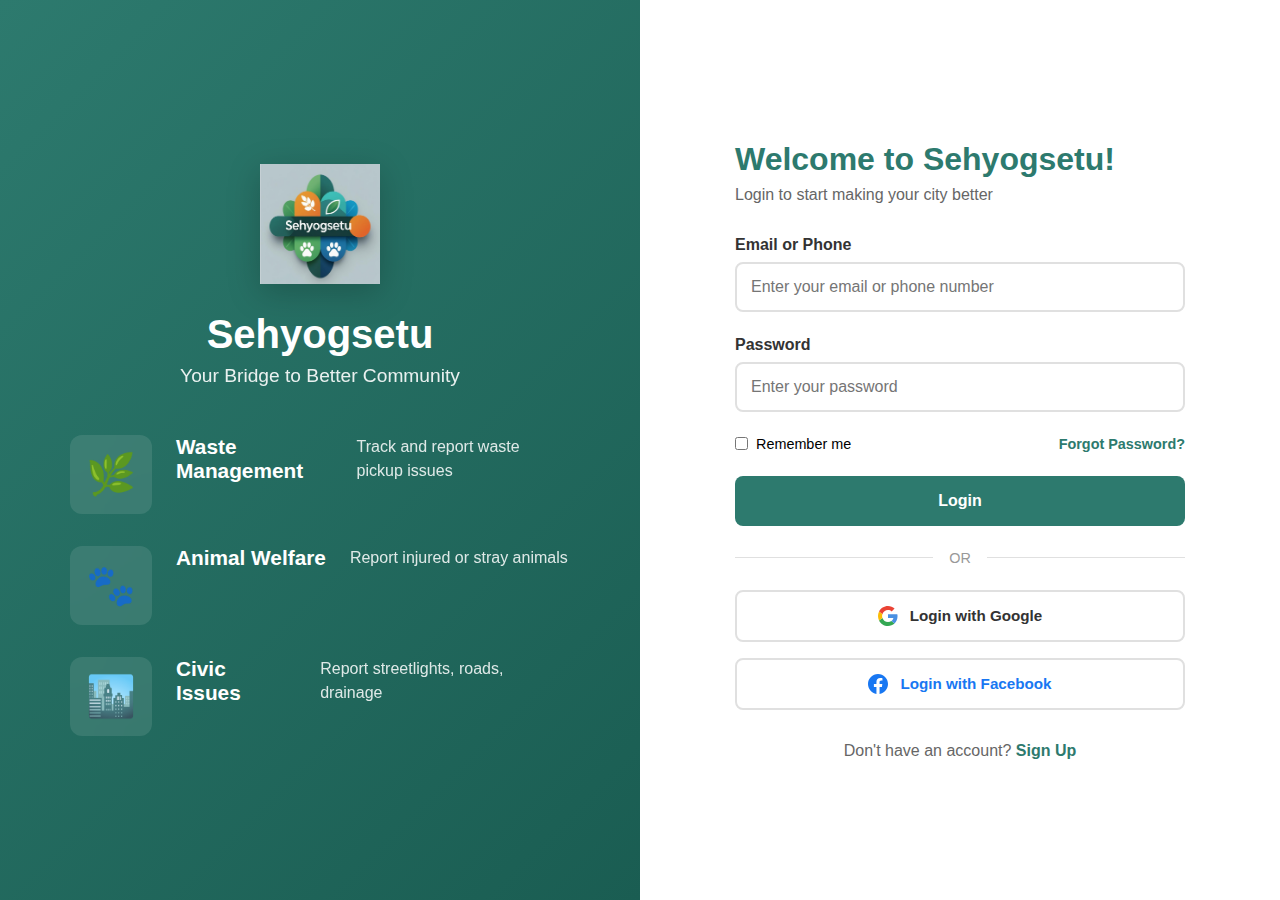
<file: index.html>
<!DOCTYPE html>
<html lang="en">
<head>
    <meta charset="UTF-8">
    <meta name="viewport" content="width=device-width, initial-scale=1.0">
    <title>Sehyogsetu - Smart Civic Platform</title>
    <link rel="stylesheet" href="style.css">
    <link rel="icon" type="image/png" href="logo.png">
</head>
<body>
    <header>
        <div class="logo">
            <img src="logo.png" alt="Sehyogsetu Logo" class="logo-img">
            <span>Sehyogsetu</span>
        </div>
        <nav class="main-nav">
            <a href="index.html" class="nav-link active">Home</a>
            <a href="about.html" class="nav-link">About</a>
            <a href="services.html" class="nav-link">Services</a>
            <a href="contact.html" class="nav-link">Contact</a>
        </nav>
        <div class="header-right">
            <div class="notification-icon">
                <svg width="24" height="24" viewBox="0 0 24 24" fill="none" stroke="currentColor" stroke-width="2">
                    <path d="M18 8A6 6 0 0 0 6 8c0 7-3 9-3 9h18s-3-2-3-9"></path>
                    <path d="M13.73 21a2 2 0 0 1-3.46 0"></path>
                </svg>
            </div>
            <div class="user-dropdown">
                <div class="user-avatar" onclick="toggleUserDropdown()" id="userAvatar">U</div>
                <div class="dropdown-menu" id="userDropdownMenu">
                    <button onclick="logout()">Logout</button>
                </div>
            </div>
        </div>
    </header>

    <div class="container">
        <aside class="sidebar">
            <nav>
                <button class="nav-item active" onclick="showSection('dashboard')">
                    <svg width="20" height="20" viewBox="0 0 24 24" fill="none" stroke="currentColor" stroke-width="2">
                        <path d="m3 9 9-7 9 7v11a2 2 0 0 1-2 2H5a2 2 0 0 1-2-2z"></path>
                    </svg>
                    Dashboard
                </button>
                <button class="nav-item" onclick="showSection('reports')">
                    <svg width="20" height="20" viewBox="0 0 24 24" fill="none" stroke="currentColor" stroke-width="2">
                        <path d="M14 2H6a2 2 0 0 0-2 2v16a2 2 0 0 0 2 2h12a2 2 0 0 0 2-2V8z"></path>
                        <polyline points="14 2 14 8 20 8"></polyline>
                    </svg>
                    My Reports
                </button>
                <button class="nav-item" onclick="showSection('learn')">
                    <svg width="20" height="20" viewBox="0 0 24 24" fill="none" stroke="currentColor" stroke-width="2">
                        <path d="M4 19.5A2.5 2.5 0 0 1 6.5 17H20"></path>
                        <path d="M6.5 2H20v20H6.5A2.5 2.5 0 0 1 4 19.5v-15A2.5 2.5 0 0 1 6.5 2z"></path>
                    </svg>
                    Learn
                </button>
            </nav>
        </aside>
        <main class="main-content">
            <div id="dashboard-section">
                <div class="welcome-banner">
                    <h2>Welcome back! 👋</h2>
                    <p class="tagline">Your Bridge to Better Community</p>
                    <p>Let's make our city better together</p>
                </div>

                <div class="categories-grid">
                    <div class="category-card" onclick="openReportModal('waste')">
                        <div class="category-icon waste">
                            <svg width="24" height="24" viewBox="0 0 24 24" fill="none" stroke="currentColor" stroke-width="2">
                                <path d="M14 2H6a2 2 0 0 0-2 2v16a2 2 0 0 0 2 2h12a2 2 0 0 0 2-2V8z"></path>
                            </svg>
                        </div>
                        <div class="category-name">Waste Pickup</div>
                    </div>

                    <div class="category-card" onclick="openReportModal('animal')">
                        <div class="category-icon animal">
                            <svg width="24" height="24" viewBox="0 0 24 24" fill="none" stroke="currentColor" stroke-width="2">
                                <path d="M20.42 4.58a5.4 5.4 0 0 0-7.65 0l-.77.78-.77-.78a5.4 5.4 0 0 0-7.65 0C1.46 6.7 1.33 10.28 4 13l8 8 8-8c2.67-2.72 2.54-6.3.42-8.42z"></path>
                            </svg>
                        </div>
                        <div class="category-name">Animal Welfare</div>
                    </div>

                    <div class="category-card" onclick="openReportModal('streetlight')">
                        <div class="category-icon streetlight">
                            <svg width="24" height="24" viewBox="0 0 24 24" fill="none" stroke="currentColor" stroke-width="2">
                                <circle cx="12" cy="12" r="5"></circle>
                                <line x1="12" y1="1" x2="12" y2="3"></line>
                            </svg>
                        </div>
                        <div class="category-name">Streetlight Issue</div>
                    </div>

                    <div class="category-card" onclick="openReportModal('road')">
                        <div class="category-icon road">
                            <svg width="24" height="24" viewBox="0 0 24 24" fill="none" stroke="currentColor" stroke-width="2">
                                <path d="M21 16V8a2 2 0 0 0-1-1.73l-7-4a2 2 0 0 0-2 0l-7 4A2 2 0 0 0 3 8v8a2 2 0 0 0 1 1.73l7 4a2 2 0 0 0 2 0l7-4A2 2 0 0 0 21 16z"></path>
                            </svg>
                        </div>
                        <div class="category-name">Road Damage</div>
                    </div>

                    <div class="category-card" onclick="openReportModal('drainage')">
                        <div class="category-icon drainage">
                            <svg width="24" height="24" viewBox="0 0 24 24" fill="none" stroke="currentColor" stroke-width="2">
                                <path d="M12 2.69l5.66 5.66a8 8 0 1 1-11.31 0z"></path>
                            </svg>
                        </div>
                        <div class="category-name">Drainage Problem</div>
                    </div>
                </div>

                <div class="pickup-schedule">
                    <div class="section-header">
                        <svg width="20" height="20" viewBox="0 0 24 24" fill="none" stroke="currentColor" stroke-width="2">
                            <rect x="3" y="4" width="18" height="18" rx="2" ry="2"></rect>
                        </svg>
                        Upcoming Pickups
                    </div>
                    <div class="pickup-item">
                        <div class="pickup-info">
                            <h4>Monday</h4>
                            <p>Wet Waste</p>
                        </div>
                        <div class="pickup-time">7:00 AM</div>
                    </div>
                    <div class="pickup-item">
                        <div class="pickup-info">
                            <h4>Wednesday</h4>
                            <p>Dry Waste</p>
                        </div>
                        <div class="pickup-time">7:00 AM</div>
                    </div>
                    <div class="pickup-item">
                        <div class="pickup-info">
                            <h4>Friday</h4>
                            <p>Recyclables</p>
                        </div>
                        <div class="pickup-time">8:00 AM</div>
                    </div>
                </div>
                <div class="quick-stats">
                    <div class="stat-box">
                        <div class="stat-icon" style="background: #7cb342;">🌱</div>
                        <div class="stat-content">
                            <h4>Eco-Friendly</h4>
                            <p>Help reduce waste in your community</p>
                        </div>
                    </div>
                    <div class="stat-box">
                        <div class="stat-icon" style="background: #ff9800;">⚡</div>
                        <div class="stat-content">
                            <h4>Quick Response</h4>
                            <p>Issues resolved within 24-48 hours</p>
                        </div>
                    </div>
                    <div class="stat-box">
                        <div class="stat-icon" style="background: #2196f3;">🔔</div>
                        <div class="stat-content">
                            <h4>Stay Updated</h4>
                            <p>Get real-time notifications on progress</p>
                        </div>
                    </div>
                </div>
                <div class="impact-banner">
                    <div class="impact-content">
                        <h3>🌟 Make an Impact Today!</h3>
                        <p>Every report you make helps build a cleaner, safer, and better community for everyone. Be the change you want to see!</p>
                        <button onclick="openReportModal('')" class="impact-btn">Report an Issue Now</button>
                    </div>
                </div>
            </div>
            <div id="reports-section" class="hidden">
                <h2 style="margin-bottom: 2rem;">My Reports</h2>
                <div class="reports-list">
                    <div class="report-card">
                        <div class="report-header">
                            <div class="report-title">
                                <h3>Garbage Not Collected</h3>
                                <div class="report-location">
                                    <svg width="16" height="16" viewBox="0 0 24 24" fill="none" stroke="currentColor" stroke-width="2">
                                        <path d="M21 10c0 7-9 13-9 13s-9-6-9-13a9 9 0 0 1 18 0z"></path>
                                    </svg>
                                    Sector 15, Main Road
                                </div>
                            </div>
                            <div class="status-badge in-progress">
                                <svg width="16" height="16" viewBox="0 0 24 24" fill="none" stroke="currentColor" stroke-width="2">
                                    <circle cx="12" cy="12" r="10"></circle>
                                </svg>
                                In Progress
                            </div>
                        </div>
                        <div class="report-footer">
                            <span class="report-date">2025-10-28</span>
                            <a href="#" class="view-details">View Details →</a>
                        </div>
                    </div>

                    <div class="report-card">
                        <div class="report-header">
                            <div class="report-title">
                                <h3>Injured Stray Dog</h3>
                                <div class="report-location">
                                    <svg width="16" height="16" viewBox="0 0 24 24" fill="none" stroke="currentColor" stroke-width="2">
                                        <path d="M21 10c0 7-9 13-9 13s-9-6-9-13a9 9 0 0 1 18 0z"></path>
                                    </svg>
                                    Park Avenue
                                </div>
                            </div>
                            <div class="status-badge completed">
                                <svg width="16" height="16" viewBox="0 0 24 24" fill="none" stroke="currentColor" stroke-width="2">
                                    <path d="M22 11.08V12a10 10 0 1 1-5.93-9.14"></path>
                                </svg>
                                Completed
                            </div>
                        </div>
                        <div class="report-footer">
                            <span class="report-date">2025-10-25</span>
                            <a href="#" class="view-details">View Details →</a>
                        </div>
                    </div>

                    <div class="report-card">
                        <div class="report-header">
                            <div class="report-title">
                                <h3>Broken Street Light</h3>
                                <div class="report-location">
                                    <svg width="16" height="16" viewBox="0 0 24 24" fill="none" stroke="currentColor" stroke-width="2">
                                        <path d="M21 10c0 7-9 13-9 13s-9-6-9-13a9 9 0 0 1 18 0z"></path>
                                    </svg>
                                    MG Road Junction
                                </div>
                            </div>
                            <div class="status-badge pending">
                                <svg width="16" height="16" viewBox="0 0 24 24" fill="none" stroke="currentColor" stroke-width="2">
                                    <circle cx="12" cy="12" r="10"></circle>
                                </svg>
                                Pending
                            </div>
                        </div>
                        <div class="report-footer">
                            <span class="report-date">2025-10-29</span>
                            <a href="#" class="view-details">View Details →</a>
                        </div>
                    </div>
                </div>
            </div>
            <div id="learn-section" class="hidden">
                <h2 style="margin-bottom: 2rem;">Learn & Awareness</h2>
                <div class="learn-content">
                    <div class="learn-card">
                        <h3>Waste Segregation Guide</h3>
                        <div class="waste-types">
                            <div class="waste-type wet">
                                <div class="waste-icon wet">W</div>
                                <div class="waste-details">
                                    <h4>Wet Waste</h4>
                                    <p>Food scraps, vegetable peels, garden waste</p>
                                </div>
                            </div>
                            <div class="waste-type dry">
                                <div class="waste-icon dry">D</div>
                                <div class="waste-details">
                                    <h4>Dry Waste</h4>
                                    <p>Paper, cardboard, plastic packaging, metal cans</p>
                                </div>
                            </div>
                            <div class="waste-type hazardous">
                                <div class="waste-icon hazardous">H</div>
                                <div class="waste-details">
                                    <h4>Hazardous Waste</h4>
                                    <p>Batteries, electronics, chemicals, medical waste</p>
                                </div>
                            </div>
                        </div>
                    </div>

                    <div class="learn-card">
                        <h3>Animal Welfare Tips</h3>
                        <ul class="tips-list">
                            <li>
                                <div class="tip-icon">❤</div>
                                <p>Report injured animals immediately with photo and location</p>
                            </li>
                            <li>
                                <div class="tip-icon">❤</div>
                                <p>Provide water bowls for stray animals during summer</p>
                            </li>
                            <li>
                                <div class="tip-icon">❤</div>
                                <p>Never feed animals near roads or busy areas</p>
                            </li>
                        </ul>
                    </div>
                </div>
            </div>
        </main>
    </div>
    <button class="fab" onclick="openReportModal('')">
        <svg width="28" height="28" viewBox="0 0 24 24" fill="none" stroke="currentColor" stroke-width="2">
            <path d="M23 19a2 2 0 0 1-2 2H3a2 2 0 0 1-2-2V8a2 2 0 0 1 2-2h4l2-3h6l2 3h4a2 2 0 0 1 2 2z"></path>
            <circle cx="12" cy="13" r="4"></circle>
        </svg>
    </button>
    <div class="modal-overlay" id="reportModal">
        <div class="modal">
            <div class="modal-header">
                <h3>Report Issue</h3>
                <button class="close-btn" onclick="closeReportModal()">×</button>
            </div>
            <form id="reportForm">
                <div class="form-group">
                    <label>Issue Category</label>
                    <select id="categorySelect">
                        <option value="">Select Category</option>
                        <option value="waste">Waste Pickup</option>
                        <option value="animal">Animal Welfare</option>
                        <option value="streetlight">Streetlight Issue</option>
                        <option value="road">Road Damage</option>
                        <option value="drainage">Drainage Problem</option>
                    </select>
                </div>
                <div class="form-group">
                    <label>Description</label>
                    <textarea placeholder="Describe the issue in detail..."></textarea>
                </div>
                <div class="form-group">
                    <label>Upload Photo</label>
                    <div class="upload-area" onclick="document.getElementById('fileInput').click()">
                        <svg width="48" height="48" viewBox="0 0 24 24" fill="none" stroke="#9ca3af" stroke-width="2">
                            <path d="M23 19a2 2 0 0 1-2 2H3a2 2 0 0 1-2-2V8a2 2 0 0 1 2-2h4l2-3h6l2 3h4a2 2 0 0 1 2 2z"></path>
                            <circle cx="12" cy="13" r="4"></circle>
                        </svg>
                        <p>Click to upload image</p>
                        <img id="imagePreview" class="hidden" alt="Preview">
                    </div>
                    <input type="file" id="fileInput" accept="image/*" style="display: none;" onchange="previewImage(event)">
                </div>
                <div class="form-group">
                    <label>Location</label>
                    <div class="location-display">
                        <svg width="20" height="20" viewBox="0 0 24 24" fill="none" stroke="currentColor" stroke-width="2">
                            <path d="M21 10c0 7-9 13-9 13s-9-6-9-13a9 9 0 0 1 18 0z"></path>
                            <circle cx="12" cy="10" r="3"></circle>
                        </svg>
                        <span>Using current location</span>
                    </div>
                </div>
                <button type="button" class="submit-btn" onclick="submitReport()">Submit Report</button>
            </form>
        </div>
    </div>

    <script>
        document.addEventListener('DOMContentLoaded', function() {
            if (typeof SessionManager !== 'undefined') {
                SessionManager.requireAuth();
            } else {
                if (!localStorage.getItem('userLoggedIn')) {
                    window.location.href = 'login.html';
                }
            }
        });
        
        window.onload = function() {
            const currentUser = JSON.parse(localStorage.getItem('currentUser'));
            if (currentUser) {
                document.getElementById('userAvatar').textContent = currentUser.fullName.charAt(0).toUpperCase();
            }
        };
        
        function toggleUserDropdown() {
            document.getElementById('userDropdownMenu').classList.toggle('show');
        }
        
        function logout() {
            localStorage.removeItem('userLoggedIn');
            localStorage.removeItem('currentUser');
            localStorage.removeItem('sessionActive');
            
            alert('You have been logged out successfully!');
            window.location.href = 'login.html';
        }
        
        window.onclick = function(event) {
            if (!event.target.matches('.user-avatar')) {
                const dropdown = document.getElementById('userDropdownMenu');
                if (dropdown.classList.contains('show')) {
                    dropdown.classList.remove('show');
                }
            }
        }
    </script>
    <script src="session.js"></script>
    <script src="script.js"></script>
</body>
</html>
</file>
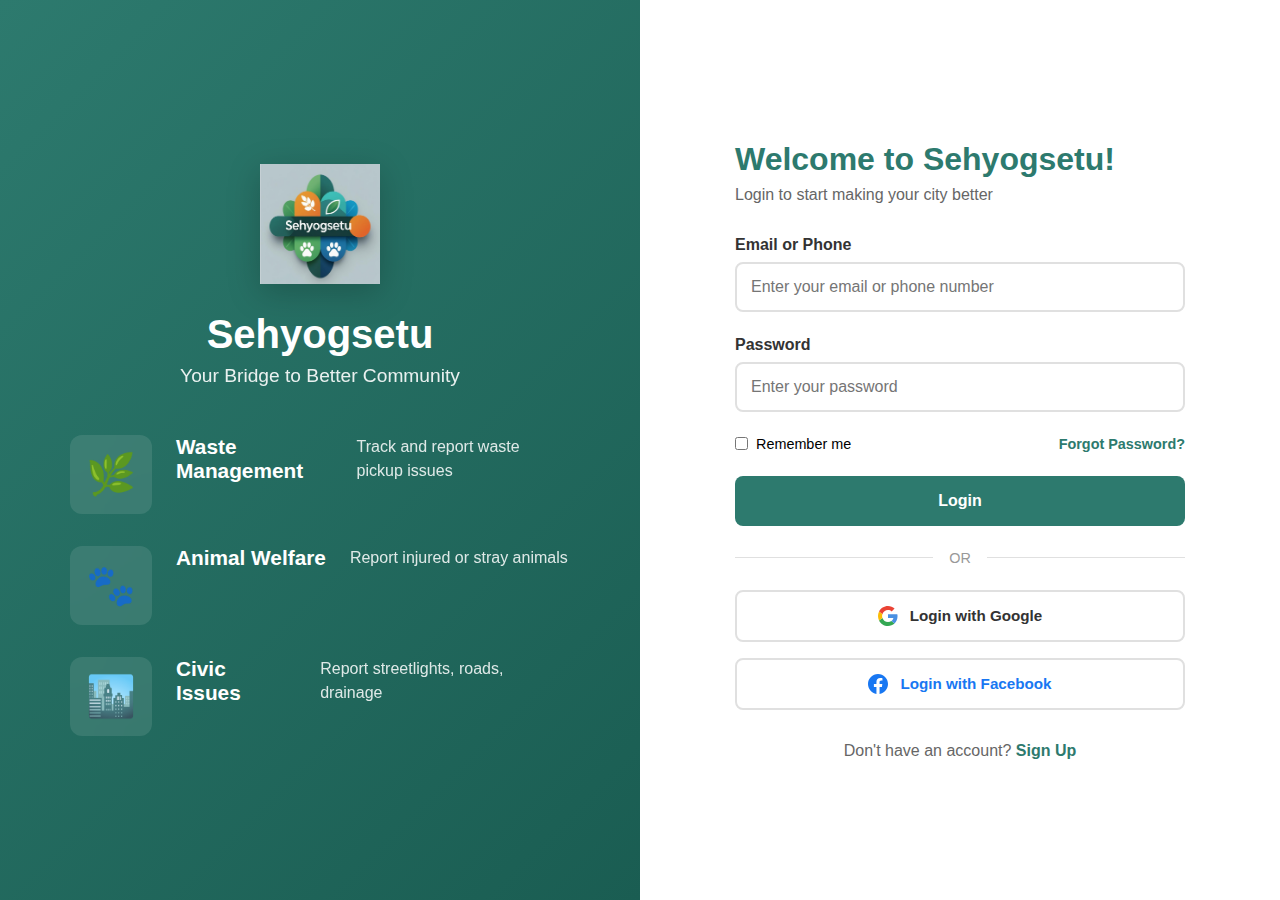
<file: about.html>
<!DOCTYPE html>
<html lang="en">
<head>
    <meta charset="UTF-8">
    <meta name="viewport" content="width=device-width, initial-scale=1.0">
    <title>About Us - Sehyogsetu</title>
    <link rel="stylesheet" href="style.css">
    <link rel="stylesheet" href="pages.css">
    <link rel="icon" type="image/png" href="logo.png">
</head>
<body>
    <header>
        <div class="logo">
            <img src="logo.png" alt="Sehyogsetu Logo" class="logo-img">
            <span>Sehyogsetu</span>
        </div>
        <nav class="main-nav">
            <a href="index.html" class="nav-link">Home</a>
            <a href="about.html" class="nav-link active">About</a>
            <a href="services.html" class="nav-link">Services</a>
            <a href="contact.html" class="nav-link">Contact</a>
        </nav>
        <div class="header-right">
            <div class="notification-icon">
                <svg width="24" height="24" viewBox="0 0 24 24" fill="none" stroke="currentColor" stroke-width="2">
                    <path d="M18 8A6 6 0 0 0 6 8c0 7-3 9-3 9h18s-3-2-3-9"></path>
                    <path d="M13.73 21a2 2 0 0 1-3.46 0"></path>
                </svg>
                <div class="notification-badge">3</div>
            </div>
            <div class="user-dropdown">
                <div class="user-avatar" onclick="toggleUserDropdown()" id="userAvatar">U</div>
                <div class="dropdown-menu" id="userDropdownMenu">
                    <button onclick="logout()">Logout</button>
                </div>
            </div>
        </div>
    </header>

    <div class="page-container">
        <div class="page-hero">
            <h1>About Sehyogsetu</h1>
            <p>Your Bridge to Better Community</p>
        </div>

        <div class="page-content">
            <section class="about-section">
                <div class="about-grid">
                    <div class="about-text">
                        <h2>Our Mission</h2>
                        <p>Sehyogsetu is a newly launched platform connecting citizens with civic authorities to create cleaner, safer, and more sustainable communities. We are starting our journey to bridge the gap between problems and solutions.</p>
                        <p>Our mission is to empower every citizen to contribute towards making their city better by providing an easy-to-use platform for reporting and tracking civic issues. We're building this together with you, our early community members!</p>
                    </div>
                    <div class="about-image">
                        <div class="image-placeholder">
                            <svg width="200" height="200" viewBox="0 0 24 24" fill="none" stroke="#2d7a6e" stroke-width="1">
                                <path d="M17 21v-2a4 4 0 0 0-4-4H5a4 4 0 0 0-4 4v2"></path>
                                <circle cx="9" cy="7" r="4"></circle>
                                <path d="M23 21v-2a4 4 0 0 0-3-3.87"></path>
                                <path d="M16 3.13a4 4 0 0 1 0 7.75"></path>
                            </svg>
                        </div>
                    </div>
                </div>
            </section>

            <section class="stats-section">
                <h2>Our Vision</h2>
                <div class="stats-grid">
                    <div class="stat-card">
                        <div class="stat-number">🎯</div>
                        <div class="stat-label">Mission to Connect</div>
                        <p style="margin-top: 1rem; color: #666; font-size: 0.9rem;">Building bridges between citizens and civic authorities</p>
                    </div>
                    <div class="stat-card">
                        <div class="stat-number">🚀</div>
                        <div class="stat-label">Just Launched</div>
                        <p style="margin-top: 1rem; color: #666; font-size: 0.9rem;">Join us as early adopters to shape better communities</p>
                    </div>
                    <div class="stat-card">
                        <div class="stat-number">🌱</div>
                        <div class="stat-label">Growing Together</div>
                        <p style="margin-top: 1rem; color: #666; font-size: 0.9rem;">Every report you make helps build a cleaner city</p>
                    </div>
                    <div class="stat-card">
                        <div class="stat-number">💚</div>
                        <div class="stat-label">Community First</div>
                        <p style="margin-top: 1rem; color: #666; font-size: 0.9rem;">Free platform for all citizens to participate</p>
                    </div>
                </div>
            </section>

            <section class="values-section">
                <h2>Our Core Values</h2>
                <div class="values-grid">
                    <div class="value-card">
                        <div class="value-icon">🤝</div>
                        <h3>Collaboration</h3>
                        <p>We believe in the power of community working together with authorities</p>
                    </div>
                    <div class="value-card">
                        <div class="value-icon">🎯</div>
                        <h3>Transparency</h3>
                        <p>Every action is tracked and visible to ensure accountability</p>
                    </div>
                    <div class="value-card">
                        <div class="value-icon">⚡</div>
                        <h3>Quick Response</h3>
                        <p>We ensure rapid response times for all reported issues</p>
                    </div>
                    <div class="value-card">
                        <div class="value-icon">🌱</div>
                        <h3>Sustainability</h3>
                        <p>Focus on creating long-term solutions for environmental issues</p>
                    </div>
                </div>
            </section>

            <section class="team-section">
                <h2>How It Works</h2>
                <div class="process-timeline">
                    <div class="timeline-item">
                        <div class="timeline-number">1</div>
                        <div class="timeline-content">
                            <h3>Report Issue</h3>
                            <p>Citizens report civic issues with photos and location</p>
                        </div>
                    </div>
                    <div class="timeline-item">
                        <div class="timeline-number">2</div>
                        <div class="timeline-content">
                            <h3>Instant Alert</h3>
                            <p>Municipality receives immediate notification</p>
                        </div>
                    </div>
                    <div class="timeline-item">
                        <div class="timeline-number">3</div>
                        <div class="timeline-content">
                            <h3>Task Assignment</h3>
                            <p>Issue is assigned to relevant department</p>
                        </div>
                    </div>
                    <div class="timeline-item">
                        <div class="timeline-number">4</div>
                        <div class="timeline-content">
                            <h3>Resolution</h3>
                            <p>Action taken and citizen receives update</p>
                        </div>
                    </div>
                </div>
            </section>
        </div>
    </div>

    <footer class="page-footer">
        <div class="footer-content">
            <div class="footer-section">
                <h3>Sehyogsetu</h3>
                <p>Your Bridge to Better Community</p>
            </div>
            <div class="footer-section">
                <h4>Quick Links</h4>
                <a href="index.html">Home</a>
                <a href="about.html">About</a>
                <a href="services.html">Services</a>
                <a href="contact.html">Contact</a>
            </div>
            <div class="footer-section">
                <h4>Contact</h4>
                <p>Email: divyanshigupta7521@gmail.com</p>
                <p>Phone: +91 123-456-7890</p>
            </div>
        </div>
        <div class="footer-bottom">
            <p>&copy; 2025 Sehyogsetu. All rights reserved.</p>
        </div>
    </footer>

    <script>
        if (!localStorage.getItem('userLoggedIn')) {
            window.location.href = 'login.html';
        }
        window.onload = function() {
            const currentUser = JSON.parse(localStorage.getItem('currentUser'));
            if (currentUser) {
                document.getElementById('userAvatar').textContent = currentUser.fullName.charAt(0).toUpperCase();
            }
        };
        function toggleUserDropdown() {
            document.getElementById('userDropdownMenu').classList.toggle('show');
        }
        function logout() {
            localStorage.removeItem('userLoggedIn');
            localStorage.removeItem('currentUser');
            window.location.href = 'login.html';
        }
        window.onclick = function(event) {
            if (!event.target.matches('.user-avatar')) {
                const dropdown = document.getElementById('userDropdownMenu');
                if (dropdown.classList.contains('show')) {
                    dropdown.classList.remove('show');
                }
            }
        }
    </script>
    <script src="script.js"></script>
</body>
</html
</file>
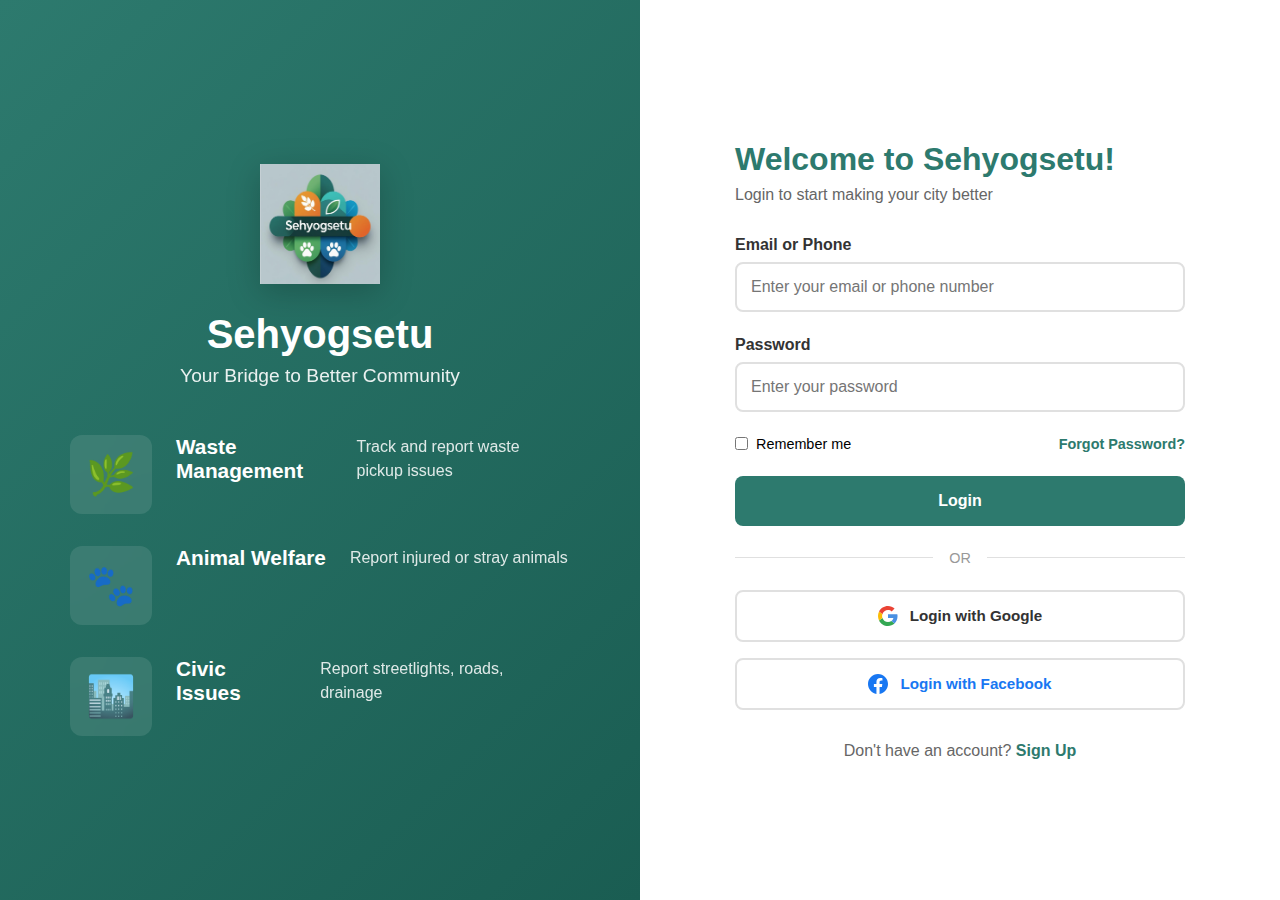
<file: contact.html>
<!DOCTYPE html>
<html lang="en">
<head>
    <meta charset="UTF-8">
    <meta name="viewport" content="width=device-width, initial-scale=1.0">
    <title>Contact Us - Sehyogsetu</title>
    <link rel="stylesheet" href="style.css">
    <link rel="stylesheet" href="pages.css">
    <link rel="icon" type="image/png" href="logo.png">
</head>
<body>
    <header>
        <div class="logo">
            <img src="logo.png" alt="Sehyogsetu Logo" class="logo-img">
            <span>Sehyogsetu</span>
        </div>
        <nav class="main-nav">
            <a href="index.html" class="nav-link">Home</a>
            <a href="about.html" class="nav-link">About</a>
            <a href="services.html" class="nav-link">Services</a>
            <a href="contact.html" class="nav-link active">Contact</a>
        </nav>
        <div class="header-right">
            <div class="notification-icon">
                <svg width="24" height="24" viewBox="0 0 24 24" fill="none" stroke="currentColor" stroke-width="2">
                    <path d="M18 8A6 6 0 0 0 6 8c0 7-3 9-3 9h18s-3-2-3-9"></path>
                    <path d="M13.73 21a2 2 0 0 1-3.46 0"></path>
                </svg>
                <div class="notification-badge">3</div>
            </div>
            <div class="user-dropdown">
                <div class="user-avatar" onclick="toggleUserDropdown()" id="userAvatar">U</div>
                <div class="dropdown-menu" id="userDropdownMenu">
                    <button onclick="logout()">Logout</button>
                </div>
            </div>
        </div>
    </header>

    <div class="page-container">
        <div class="page-hero">
            <h1>Contact Us</h1>
            <p>We're here to help build better communities together</p>
        </div>

        <div class="page-content">
            <div class="contact-intro">
                <h2>We'd Love to Hear From You!</h2>
                <p>Whether you have questions, suggestions, feedback, or need assistance with reporting an issue, our team is here to support you in making your community better. Fill out the form below and we'll respond as soon as possible.</p>
            </div>

            <div class="contact-container-full">
                <div class="contact-form-section-full">
                    <div class="form-header">
                        <h2>Send Us a Message</h2>
                        <p>Fill out the form below and we'll get back to you within 24 hours</p>
                    </div>
                    <form class="contact-form" onsubmit="handleContactSubmit(event)">
                        <div class="form-row">
                            <div class="form-group">
                                <label>Full Name</label>
                                <input type="text" placeholder="Enter your name" required>
                            </div>
                            <div class="form-group">
                                <label>Email Address</label>
                                <input type="email" placeholder="Enter your email" required>
                            </div>
                        </div>

                        <div class="form-group">
                            <label>Phone Number (Optional)</label>
                            <input type="tel" placeholder="Enter your phone number">
                        </div>

                        <div class="form-group">
                            <label>Subject</label>
                            <select required>
                                <option value="">Select a subject</option>
                                <option value="general">General Inquiry</option>
                                <option value="support">Technical Support</option>
                                <option value="feedback">Feedback</option>
                                <option value="bug">Report a Bug</option>
                                <option value="suggestion">Feature Suggestion</option>
                                <option value="partnership">Partnership Opportunity</option>
                                <option value="other">Other</option>
                            </select>
                        </div>

                        <div class="form-group">
                            <label>Message</label>
                            <textarea rows="6" placeholder="Write your message here..." required></textarea>
                        </div>

                        <button type="submit" class="submit-button">Send Message</button>
                    </form>
                </div>
            </div>

            <section class="why-contact-section">
                <h2>How We Can Help You</h2>
                <div class="help-grid">
                    <div class="help-card">
                        <div class="help-icon" style="background: linear-gradient(135deg, #7cb342 0%, #558b2f 100%);">
                            <svg width="32" height="32" viewBox="0 0 24 24" fill="none" stroke="white" stroke-width="2">
                                <circle cx="12" cy="12" r="10"></circle>
                                <path d="M9.09 9a3 3 0 0 1 5.83 1c0 2-3 3-3 3"></path>
                                <line x1="12" y1="17" x2="12.01" y2="17"></line>
                            </svg>
                        </div>
                        <h3>General Questions</h3>
                        <p>Have questions about how Sehyogsetu works? We're here to explain our platform and guide you through every feature.</p>
                    </div>

                    <div class="help-card">
                        <div class="help-icon" style="background: linear-gradient(135deg, #ff9800 0%, #f57c00 100%);">
                            <svg width="32" height="32" viewBox="0 0 24 24" fill="none" stroke="white" stroke-width="2">
                                <path d="M14.7 6.3a1 1 0 0 0 0 1.4l1.6 1.6a1 1 0 0 0 1.4 0l3.77-3.77a6 6 0 0 1-7.94 7.94l-6.91 6.91a2.12 2.12 0 0 1-3-3l6.91-6.91a6 6 0 0 1 7.94-7.94l-3.76 3.76z"></path>
                            </svg>
                        </div>
                        <h3>Technical Support</h3>
                        <p>Facing technical issues? Our support team will help you resolve any problems with the platform quickly.</p>
                    </div>

                    <div class="help-card">
                        <div class="help-icon" style="background: linear-gradient(135deg, #2196f3 0%, #1976d2 100%);">
                            <svg width="32" height="32" viewBox="0 0 24 24" fill="none" stroke="white" stroke-width="2">
                                <path d="M21 15a2 2 0 0 1-2 2H7l-4 4V5a2 2 0 0 1 2-2h14a2 2 0 0 1 2 2z"></path>
                            </svg>
                        </div>
                        <h3>Feedback & Suggestions</h3>
                        <p>Your feedback helps us improve. Share your ideas and suggestions to make Sehyogsetu better for everyone.</p>
                    </div>
                </div>
            </section>
            <section class="response-info">
                <div class="response-card">
                    <h3>📧 Response Time</h3>
                    <p>We typically respond to all inquiries within <strong>24 hours</strong> during business days. For urgent matters, we'll get back to you as soon as possible.</p>
                </div>
                <div class="response-card">
                    <h3>💬 What to Expect</h3>
                    <p>After submitting your message, you'll receive an automatic confirmation. Our team will review your inquiry and provide a detailed response via email.</p>
                </div>
            </section>

            <section class="faq-section">
                <h2>Frequently Asked Questions</h2>
                <div class="faq-grid">
                    <div class="faq-item">
                        <h4>How do I report an issue?</h4>
                        <p>Simply log in, click on the relevant category (Waste, Animal, Streetlight, Road, or Drainage), upload a photo, add location, and submit. You'll receive a tracking ID immediately.</p>
                    </div>
                    <div class="faq-item">
                        <h4>Is the service free?</h4>
                        <p>Absolutely! Sehyogsetu is completely free for all citizens. Our goal is to make civic participation accessible to everyone in the community.</p>
                    </div>
                </div>
            </section>
        </div>
    </div>

    <footer class="page-footer">
        <div class="footer-content">
            <div class="footer-section">
                <h3>Sehyogsetu</h3>
                <p>Your Bridge to Better Community</p>
            </div>
            <div class="footer-section">
                <h4>Quick Links</h4>
                <a href="index.html">Home</a>
                <a href="about.html">About</a>
                <a href="services.html">Services</a>
                <a href="contact.html">Contact</a>
            </div>
            <div class="footer-section">
                <h4>Contact</h4>
                <p>Email: divyanshigupta7521@gmail.com</p>
            </div>
        </div>
        <div class="footer-bottom">
            <p>&copy; 2025 Sehyogsetu. All rights reserved.</p>
        </div>
    </footer>

    <script>
        function handleContactSubmit(event) {
            event.preventDefault();
            
            const form = event.target;
            const formData = {
                name: form.querySelector('input[type="text"]').value,
                email: form.querySelector('input[type="email"]').value,
                phone: form.querySelector('input[type="tel"]').value,
                subject: form.querySelector('select').value,
                message: form.querySelector('textarea').value
            };
            const mailtoLink = `mailto:divyanshigupta7521@gmail.com?subject=Contact Form: ${formData.subject}&body=Name: ${formData.name}%0D%0AEmail: ${formData.email}%0D%0APhone: ${formData.phone}%0D%0A%0D%0AMessage:%0D%0A${formData.message}`;

            window.location.href = mailtoLink;
            
            // Show success message
            alert('Thank you for contacting us! Your default email client will open. Please send the email to complete your submission.');
            
            // Reset form
            form.reset();
        }
    </script>
    <script>
        if (!localStorage.getItem('userLoggedIn')) {
            window.location.href = 'login.html';
        }
        window.onload = function() {
            const currentUser = JSON.parse(localStorage.getItem('currentUser'));
            if (currentUser) {
                document.getElementById('userAvatar').textContent = currentUser.fullName.charAt(0).toUpperCase();
            }
        };
        function toggleUserDropdown() {
            document.getElementById('userDropdownMenu').classList.toggle('show');
        }
        function logout() {
            localStorage.removeItem('userLoggedIn');
            localStorage.removeItem('currentUser');
            window.location.href = 'login.html';
        }
        window.onclick = function(event) {
            if (!event.target.matches('.user-avatar')) {
                const dropdown = document.getElementById('userDropdownMenu');
                if (dropdown.classList.contains('show')) {
                    dropdown.classList.remove('show');
                }
            }
        }
    </script>
</body>
</html>
</file>
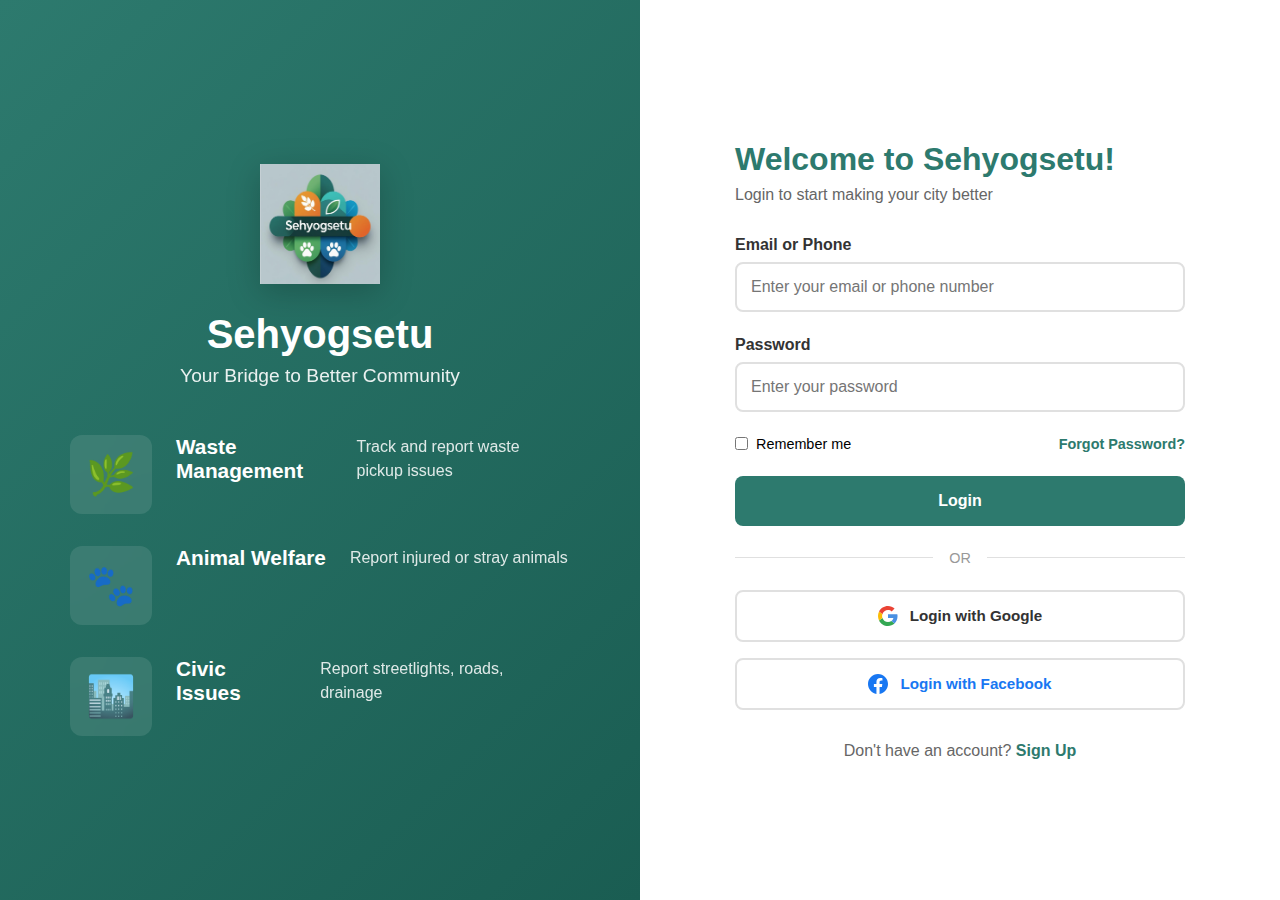
<file: login.html>
<!DOCTYPE html>
<html lang="en">
<head>
    <meta charset="UTF-8">
    <meta name="viewport" content="width=device-width, initial-scale=1.0">
    <title>Login - Sehyog Setu</title>
    <link rel="stylesheet" href="auth.css">
    <link rel="icon" type="image/png" href="logo.png">
</head>
<body>
    <div class="auth-container">
        <div class="auth-left">
            <div class="auth-content">
                <div class="logo-section">
                    <img src="logo.png" alt="Sehyog Setu Logo" class="auth-logo">
                    <h1>Sehyogsetu</h1>
                    <p class="tagline">Your Bridge to Better Community</p>
                </div>
                <div class="features">
                    <div class="feature-item">
                        <div class="feature-icon">🌿</div>
                        <h3>Waste Management</h3>
                        <p>Track and report waste pickup issues</p>
                    </div>
                    <div class="feature-item">
                        <div class="feature-icon">🐾</div>
                        <h3>Animal Welfare</h3>
                        <p>Report injured or stray animals</p>
                    </div>
                    <div class="feature-item">
                        <div class="feature-icon">🏙️</div>
                        <h3>Civic Issues</h3>
                        <p>Report streetlights, roads, drainage</p>
                    </div>
                </div>
            </div>
        </div>

        <div class="auth-right">
            <div class="auth-form-container">
                <div id="loginForm" class="auth-form active">
                    <h2>Welcome Back!</h2>
                    <p class="form-subtitle">Login to continue making your city better</p>

                    <form onsubmit="handleLogin(event)">
                        <div class="form-group">
                            <label>Email or Phone</label>
                            <input type="text" placeholder="Enter your email or phone number" required>
                        </div>

                        <div class="form-group">
                            <label>Password</label>
                            <input type="password" placeholder="Enter your password" required>
                        </div>

                        <div class="form-options">
                            <label class="checkbox-label">
                                <input type="checkbox">
                                <span>Remember me</span>
                            </label>
                            <a href="#" class="forgot-link">Forgot Password?</a>
                        </div>

                        <button type="submit" class="auth-btn">Login</button>

                        <div class="divider">
                            <span>OR</span>
                        </div>

                        <div class="social-login">
                            <button type="button" class="social-btn google">
                                <svg width="20" height="20" viewBox="0 0 24 24">
                                    <path fill="#EA4335" d="M5.26620003,9.76452941 C6.19878754,6.93863203 8.85444915,4.90909091 12,4.90909091 C13.6909091,4.90909091 15.2181818,5.50909091 16.4181818,6.49090909 L19.9090909,3 C17.7818182,1.14545455 15.0545455,0 12,0 C7.27006974,0 3.1977497,2.69829785 1.23999023,6.65002441 L5.26620003,9.76452941 Z"/>
                                    <path fill="#34A853" d="M16.0407269,18.0125889 C14.9509167,18.7163016 13.5660892,19.0909091 12,19.0909091 C8.86648613,19.0909091 6.21911939,17.076871 5.27698177,14.2678769 L1.23746264,17.3349879 C3.19279051,21.2936293 7.26500293,24 12,24 C14.9328362,24 17.7353462,22.9573905 19.834192,20.9995801 L16.0407269,18.0125889 Z"/>
                                    <path fill="#4A90E2" d="M19.834192,20.9995801 C22.0291676,18.9520994 23.4545455,15.903663 23.4545455,12 C23.4545455,11.2909091 23.3454545,10.5272727 23.1818182,9.81818182 L12,9.81818182 L12,14.4545455 L18.4363636,14.4545455 C18.1187732,16.013626 17.2662994,17.2212117 16.0407269,18.0125889 L19.834192,20.9995801 Z"/>
                                    <path fill="#FBBC05" d="M5.27698177,14.2678769 C5.03832634,13.556323 4.90909091,12.7937589 4.90909091,12 C4.90909091,11.2182781 5.03443647,10.4668121 5.26620003,9.76452941 L1.23999023,6.65002441 C0.43658717,8.26043162 0,10.0753848 0,12 C0,13.9195484 0.444780743,15.7301709 1.23746264,17.3349879 L5.27698177,14.2678769 Z"/>
                                </svg>
                                Login with Google
                            </button>
                            <button type="button" class="social-btn facebook">
                                <svg width="20" height="20" viewBox="0 0 24 24" fill="#1877F2">
                                    <path d="M24 12.073c0-6.627-5.373-12-12-12s-12 5.373-12 12c0 5.99 4.388 10.954 10.125 11.854v-8.385H7.078v-3.47h3.047V9.43c0-3.007 1.792-4.669 4.533-4.669 1.312 0 2.686.235 2.686.235v2.953H15.83c-1.491 0-1.956.925-1.956 1.874v2.25h3.328l-.532 3.47h-2.796v8.385C19.612 23.027 24 18.062 24 12.073z"/>
                                </svg>
                                Login with Facebook
                            </button>
                        </div>
                    </form>

                    <p class="switch-form">
                        Don't have an account? <a href="#" onclick="showSignup()">Sign Up</a>
                    </p>
                </div>
                <div id="signupForm" class="auth-form">
                    <h2>Create Account</h2>
                    <p class="form-subtitle">Join us in making your community better</p>

                    <form onsubmit="handleSignup(event)">
                        <div class="form-group">
                            <label>Full Name</label>
                            <input type="text" placeholder="Enter your full name" required>
                        </div>

                        <div class="form-group">
                            <label>Email</label>
                            <input type="email" placeholder="Enter your email" required>
                        </div>

                        <div class="form-group">
                            <label>Phone Number</label>
                            <input type="tel" placeholder="Enter your phone number" required>
                        </div>

                        <div class="form-group">
                            <label>Password</label>
                            <input type="password" placeholder="Create a password" required>
                        </div>

                        <div class="form-group">
                            <label>Confirm Password</label>
                            <input type="password" placeholder="Confirm your password" required>
                        </div>

                        <button type="submit" class="auth-btn">Create Account</button>

                        <div class="divider">
                            <span>OR</span>
                        </div>

                        <div class="social-login">
                            <button type="button" class="social-btn google">
                                <svg width="20" height="20" viewBox="0 0 24 24">
                                    <path fill="#EA4335" d="M5.26620003,9.76452941 C6.19878754,6.93863203 8.85444915,4.90909091 12,4.90909091 C13.6909091,4.90909091 15.2181818,5.50909091 16.4181818,6.49090909 L19.9090909,3 C17.7818182,1.14545455 15.0545455,0 12,0 C7.27006974,0 3.1977497,2.69829785 1.23999023,6.65002441 L5.26620003,9.76452941 Z"/>
                                    <path fill="#34A853" d="M16.0407269,18.0125889 C14.9509167,18.7163016 13.5660892,19.0909091 12,19.0909091 C8.86648613,19.0909091 6.21911939,17.076871 5.27698177,14.2678769 L1.23746264,17.3349879 C3.19279051,21.2936293 7.26500293,24 12,24 C14.9328362,24 17.7353462,22.9573905 19.834192,20.9995801 L16.0407269,18.0125889 Z"/>
                                    <path fill="#4A90E2" d="M19.834192,20.9995801 C22.0291676,18.9520994 23.4545455,15.903663 23.4545455,12 C23.4545455,11.2909091 23.3454545,10.5272727 23.1818182,9.81818182 L12,9.81818182 L12,14.4545455 L18.4363636,14.4545455 C18.1187732,16.013626 17.2662994,17.2212117 16.0407269,18.0125889 L19.834192,20.9995801 Z"/>
                                    <path fill="#FBBC05" d="M5.27698177,14.2678769 C5.03832634,13.556323 4.90909091,12.7937589 4.90909091,12 C4.90909091,11.2182781 5.03443647,10.4668121 5.26620003,9.76452941 L1.23999023,6.65002441 C0.43658717,8.26043162 0,10.0753848 0,12 C0,13.9195484 0.444780743,15.7301709 1.23746264,17.3349879 L5.27698177,14.2678769 Z"/>
                                </svg>
                                Signup with Google
                            </button>
                            <button type="button" class="social-btn facebook">
                                <svg width="20" height="20" viewBox="0 0 24 24" fill="#1877F2">
                                    <path d="M24 12.073c0-6.627-5.373-12-12-12s-12 5.373-12 12c0 5.99 4.388 10.954 10.125 11.854v-8.385H7.078v-3.47h3.047V9.43c0-3.007 1.792-4.669 4.533-4.669 1.312 0 2.686.235 2.686.235v2.953H15.83c-1.491 0-1.956.925-1.956 1.874v2.25h3.328l-.532 3.47h-2.796v8.385C19.612 23.027 24 18.062 24 12.073z"/>
                                </svg>
                                Signup with Facebook
                            </button>
                        </div>
                    </form>

                    <p class="switch-form">
                        Already have an account? <a href="#" onclick="showLogin()">Login</a>
                    </p>
                </div>
            </div>
        </div>
    </div>

    <script src="auth.js"></script>
</body>
</html>
</file>
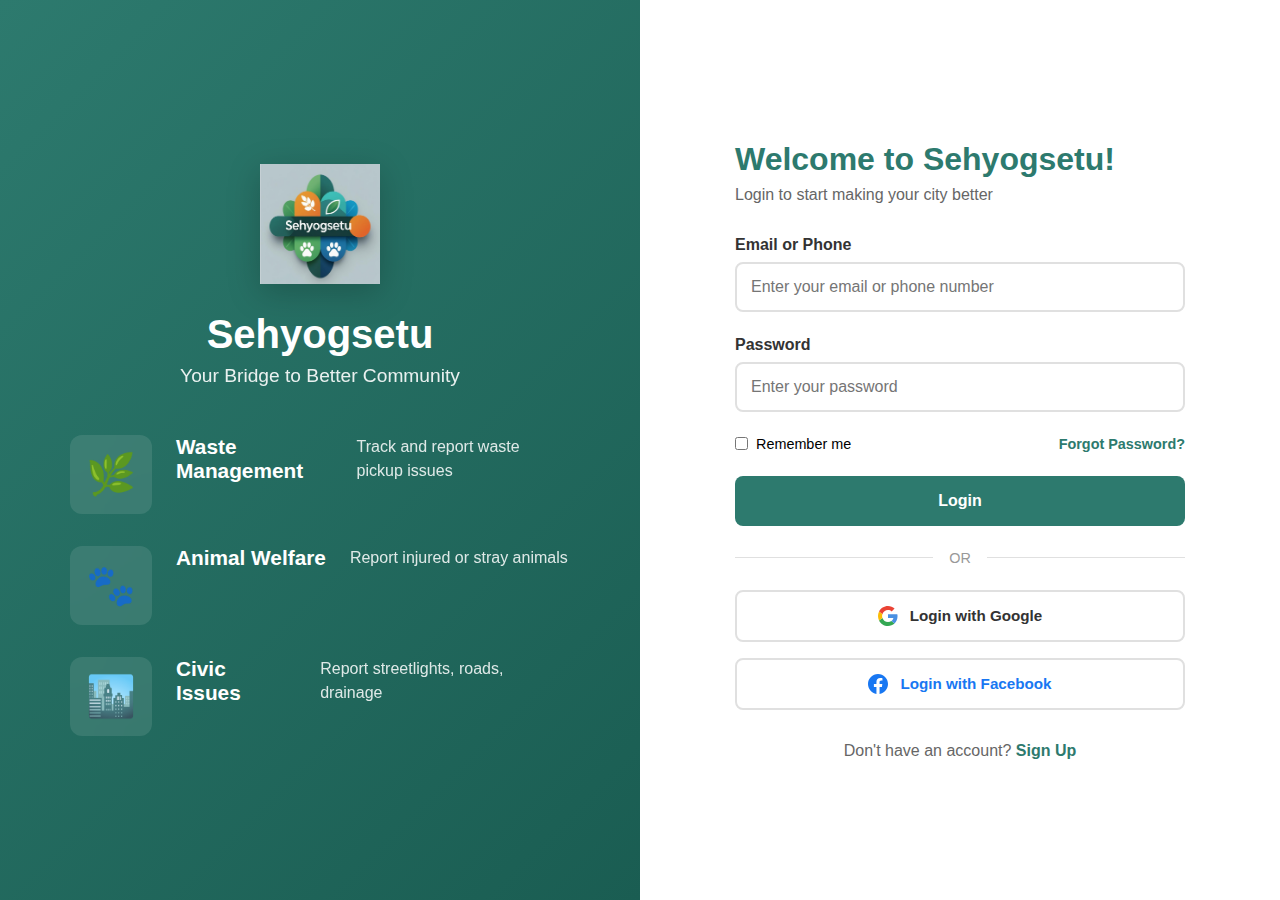
<file: services.html>
<!DOCTYPE html>
<html lang="en">
<head>
    <meta charset="UTF-8">
    <meta name="viewport" content="width=device-width, initial-scale=1.0">
    <title>Services - Sehyogsetu</title>
    <link rel="stylesheet" href="style.css">
    <link rel="stylesheet" href="pages.css">
    <link rel="icon" type="image/png" href="logo.png">
</head>
<body>
    <header>
        <div class="logo">
            <img src="logo.png" alt="Sehyogsetu Logo" class="logo-img">
            <span>Sehyogsetu</span>
        </div>
        <nav class="main-nav">
            <a href="index.html" class="nav-link">Home</a>
            <a href="about.html" class="nav-link">About</a>
            <a href="services.html" class="nav-link active">Services</a>
            <a href="contact.html" class="nav-link">Contact</a>
        </nav>
        <div class="header-right">
            <div class="notification-icon">
                <svg width="24" height="24" viewBox="0 0 24 24" fill="none" stroke="currentColor" stroke-width="2">
                    <path d="M18 8A6 6 0 0 0 6 8c0 7-3 9-3 9h18s-3-2-3-9"></path>
                    <path d="M13.73 21a2 2 0 0 1-3.46 0"></path>
                </svg>
                <div class="notification-badge">3</div>
            </div>
            <div class="user-dropdown">
                <div class="user-avatar" onclick="toggleUserDropdown()" id="userAvatar">U</div>
                <div class="dropdown-menu" id="userDropdownMenu">
                    <button onclick="logout()">Logout</button>
                </div>
            </div>
        </div>
    </header>

    <div class="page-container">
        <div class="page-hero">
            <h1>Our Services</h1>
            <p>Comprehensive solutions for civic issues</p>
        </div>

        <div class="page-content">
            <section class="services-grid">
                <div class="service-card">
                    <div class="service-icon" style="background: #7cb342;">
                        <svg width="48" height="48" viewBox="0 0 24 24" fill="none" stroke="white" stroke-width="2">
                            <path d="M14 2H6a2 2 0 0 0-2 2v16a2 2 0 0 0 2 2h12a2 2 0 0 0 2-2V8z"></path>
                            <polyline points="14 2 14 8 20 8"></polyline>
                        </svg>
                    </div>
                    <h3>Waste Management</h3>
                    <p>Report uncollected garbage, schedule pickups, and track waste collection in your area with real-time updates.</p>
                    <ul class="service-features">
                        <li>✓ Track pickup schedules</li>
                        <li>✓ Report missed collections</li>
                        <li>✓ Waste segregation guidance</li>
                        <li>✓ Recycling information</li>
                    </ul>
                </div>

                <div class="service-card">
                    <div class="service-icon" style="background: #ff9800;">
                        <svg width="48" height="48" viewBox="0 0 24 24" fill="none" stroke="white" stroke-width="2">
                            <path d="M20.42 4.58a5.4 5.4 0 0 0-7.65 0l-.77.78-.77-.78a5.4 5.4 0 0 0-7.65 0C1.46 6.7 1.33 10.28 4 13l8 8 8-8c2.67-2.72 2.54-6.3.42-8.42z"></path>
                        </svg>
                    </div>
                    <h3>Animal Welfare</h3>
                    <p>Report injured or stray animals and get immediate help from local animal welfare authorities and NGOs.</p>
                    <ul class="service-features">
                        <li>✓ Emergency animal rescue</li>
                        <li>✓ Stray animal reporting</li>
                        <li>✓ Vaccination tracking</li>
                        <li>✓ Shelter coordination</li>
                    </ul>
                </div>

                <div class="service-card">
                    <div class="service-icon" style="background: #ffc107;">
                        <svg width="48" height="48" viewBox="0 0 24 24" fill="none" stroke="white" stroke-width="2">
                            <circle cx="12" cy="12" r="5"></circle>
                            <line x1="12" y1="1" x2="12" y2="3"></line>
                            <line x1="12" y1="21" x2="12" y2="23"></line>
                        </svg>
                    </div>
                    <h3>Streetlight Issues</h3>
                    <p>Report non-functional streetlights to improve safety and visibility in your neighborhood.</p>
                    <ul class="service-features">
                        <li>✓ Report broken lights</li>
                        <li>✓ Track repair status</li>
                        <li>✓ Area-wise monitoring</li>
                        <li>✓ Energy efficiency tips</li>
                    </ul>
                </div>

                <div class="service-card">
                    <div class="service-icon" style="background: #ff7043;">
                        <svg width="48" height="48" viewBox="0 0 24 24" fill="none" stroke="white" stroke-width="2">
                            <path d="M21 16V8a2 2 0 0 0-1-1.73l-7-4a2 2 0 0 0-2 0l-7 4A2 2 0 0 0 3 8v8a2 2 0 0 0 1 1.73l7 4a2 2 0 0 0 2 0l7-4A2 2 0 0 0 21 16z"></path>
                        </svg>
                    </div>
                    <h3>Road Damage</h3>
                    <p>Report potholes, cracks, and damaged roads to ensure safer travel for everyone in the community.</p>
                    <ul class="service-features">
                        <li>✓ Pothole reporting</li>
                        <li>✓ Road repair tracking</li>
                        <li>✓ Safety alerts</li>
                        <li>✓ Infrastructure updates</li>
                    </ul>
                </div>

                <div class="service-card">
                    <div class="service-icon" style="background: #2196f3;">
                        <svg width="48" height="48" viewBox="0 0 24 24" fill="none" stroke="white" stroke-width="2">
                            <path d="M12 2.69l5.66 5.66a8 8 0 1 1-11.31 0z"></path>
                        </svg>
                    </div>
                    <h3>Drainage Problems</h3>
                    <p>Report blocked drains, waterlogging, and sewage issues for prompt resolution by authorities.</p>
                    <ul class="service-features">
                        <li>✓ Waterlogging alerts</li>
                        <li>✓ Drain cleaning requests</li>
                        <li>✓ Sewage complaints</li>
                        <li>✓ Monsoon preparedness</li>
                    </ul>
                </div>

                <div class="service-card">
                    <div class="service-icon" style="background: #9c27b0;">
                        <svg width="48" height="48" viewBox="0 0 24 24" fill="none" stroke="white" stroke-width="2">
                            <path d="M14.7 6.3a1 1 0 0 0 0 1.4l1.6 1.6a1 1 0 0 0 1.4 0l3.77-3.77a6 6 0 0 1-7.94 7.94l-6.91 6.91a2.12 2.12 0 0 1-3-3l6.91-6.91a6 6 0 0 1 7.94-7.94l-3.76 3.76z"></path>
                        </svg>
                    </div>
                    <h3>24/7 Support</h3>
                    <p>Round-the-clock assistance for reporting urgent civic issues and tracking their resolution status.</p>
                    <ul class="service-features">
                        <li>✓ Emergency reporting</li>
                        <li>✓ Real-time tracking</li>
                        <li>✓ Multi-language support</li>
                        <li>✓ SMS notifications</li>
                    </ul>
                </div>
            </section>

            <section class="how-it-works">
                <h2>How Our Services Work</h2>
                <div class="steps-container">
                    <div class="step">
                        <div class="step-number">1</div>
                        <h3>Report Issue</h3>
                        <p>Take a photo and report the issue with location details through our easy-to-use interface</p>
                    </div>
                    <div class="step-arrow">→</div>
                    <div class="step">
                        <div class="step-number">2</div>
                        <h3>Verification</h3>
                        <p>Our system verifies and categorizes the issue, then notifies the relevant department</p>
                    </div>
                    <div class="step-arrow">→</div>
                    <div class="step">
                        <div class="step-number">3</div>
                        <h3>Action Taken</h3>
                        <p>Municipality takes action and you receive real-time updates on the resolution progress</p>
                    </div>
                    <div class="step-arrow">→</div>
                    <div class="step">
                        <div class="step-number">4</div>
                        <h3>Resolution</h3>
                        <p>Issue is resolved and marked complete. You can rate the service and provide feedback</p>
                    </div>
                </div>
            </section>

            <section class="cta-section">
                <h2>Be Among the First!</h2>
                <p>Join us in launching Sehyogsetu and help shape better communities from day one</p>
                <a href="index.html" class="cta-button">Start Reporting Issues</a>
            </section>
        </div>
    </div>

    <footer class="page-footer">
        <div class="footer-content">
            <div class="footer-section">
                <h3>Sehyogsetu</h3>
                <p>Your Bridge to Better Community</p>
            </div>
            <div class="footer-section">
                <h4>Quick Links</h4>
                <a href="index.html">Home</a>
                <a href="about.html">About</a>
                <a href="services.html">Services</a>
                <a href="contact.html">Contact</a>
            </div>
            <div class="footer-section">
                <h4>Contact</h4>
                <p>Email: divyanshigupta7521@gmail.com</p>
                <p>Phone: +91 123-456-7890</p>
            </div>
        </div>
        <div class="footer-bottom">
            <p>&copy; 2025 Sehyogsetu. All rights reserved.</p>
        </div>
    </footer>

    <script>
        if (!localStorage.getItem('userLoggedIn')) {
            window.location.href = 'login.html';
        }
        window.onload = function() {
            const currentUser = JSON.parse(localStorage.getItem('currentUser'));
            if (currentUser) {
                document.getElementById('userAvatar').textContent = currentUser.fullName.charAt(0).toUpperCase();
            }
        };
        function toggleUserDropdown() {
            document.getElementById('userDropdownMenu').classList.toggle('show');
        }
        function logout() {
            localStorage.removeItem('userLoggedIn');
            localStorage.removeItem('currentUser');
            window.location.href = 'login.html';
        }
        window.onclick = function(event) {
            if (!event.target.matches('.user-avatar')) {
                const dropdown = document.getElementById('userDropdownMenu');
                if (dropdown.classList.contains('show')) {
                    dropdown.classList.remove('show');
                }
            }
        }
    </script>
    <script src="script.js"></script>
</body>
</html>
</file>
<file: style.css>
* {
    margin: 0;
    padding: 0;
    box-sizing: border-box;
}

body {
    font-family: 'Segoe UI', Tahoma, Geneva, Verdana, sans-serif;
    background: linear-gradient(135deg, #f5f7fa 0%, #e8f5e9 100%);
    color: #333;
}
header {
    background: white;
    box-shadow: 0 2px 12px rgba(0,0,0,0.15);
    padding: 1.25rem 2rem;
    display: flex;
    justify-content: space-between;
    align-items: center;
    position: sticky;
    top: 0;
    z-index: 100;
    gap: 2rem;
}

.logo {
    font-size: 1.8rem;
    font-weight: bold;
    color: #2d7a6e;
    display: flex;
    align-items: center;
    gap: 1rem;
    transition: transform 0.3s ease;
}

.logo:hover {
    transform: scale(1.05);
}

.logo-img {
    height: 70px;
    width: 70px;
    object-fit: contain;
    filter: drop-shadow(0 4px 8px rgba(45, 122, 110, 0.3));
    background: linear-gradient(135deg, #ffffff 0%, #f8f9fa 100%);
    border-radius: 12px;
    padding: 4px;
    border: 2px solid #e8f5e9;
    animation: logoGlow 3s ease-in-out infinite;
}

@keyframes logoGlow {
    0%, 100% {
        box-shadow: 0 0 10px rgba(45, 122, 110, 0.3);
    }
    50% {
        box-shadow: 0 0 20px rgba(45, 122, 110, 0.5);
    }
}

.logo span {
    font-size: 1.8rem;
    letter-spacing: 0.5px;
    text-shadow: 0 2px 4px rgba(0,0,0,0.05);
}
.main-nav {
    display: flex;
    gap: 2rem;
    align-items: center;
}

.nav-link {
    color: #333;
    text-decoration: none;
    font-weight: 500;
    font-size: 1rem;
    padding: 0.5rem 1rem;
    border-radius: 8px;
    transition: all 0.3s;
    position: relative;
}

.nav-link:hover {
    color: #2d7a6e;
    background: #e8f5e9;
}

.nav-link.active {
    color: #2d7a6e;
    font-weight: 600;
}

.nav-link.active::after {
    content: '';
    position: absolute;
    bottom: 0;
    left: 50%;
    transform: translateX(-50%);
    width: 30px;
    height: 3px;
    background: #2d7a6e;
    border-radius: 3px 3px 0 0;
}

.header-right {
    display: flex;
    align-items: center;
    gap: 1.5rem;
}

.notification-icon {
    position: relative;
    cursor: pointer;
}

.notification-badge {
    position: absolute;
    top: -8px;
    right: -8px;
    background: #ef4444;
    color: white;
    border-radius: 50%;
    width: 20px;
    height: 20px;
    display: flex;
    align-items: center;
    justify-content: center;
    font-size: 0.75rem;
    font-weight: bold;
}

.user-dropdown {
    position: relative;
}

.user-avatar {
    width: 40px;
    height: 40px;
    background: #2d7a6e;
    border-radius: 50%;
    display: flex;
    align-items: center;
    justify-content: center;
    color: white;
    font-weight: bold;
    cursor: pointer;
    transition: all 0.3s;
}

.user-avatar:hover {
    background: #1a5d52;
    transform: scale(1.05);
}

.dropdown-menu {
    position: absolute;
    top: 50px;
    right: 0;
    background: white;
    border-radius: 8px;
    box-shadow: 0 4px 16px rgba(0,0,0,0.15);
    border: 1px solid #e0e0e0;
    min-width: 120px;
    opacity: 0;
    visibility: hidden;
    transform: translateY(-10px);
    transition: all 0.3s;
    z-index: 1000;
}

.dropdown-menu.show {
    opacity: 1;
    visibility: visible;
    transform: translateY(0);
}

.dropdown-menu button {
    width: 100%;
    padding: 12px 16px;
    border: none;
    background: none;
    text-align: left;
    cursor: pointer;
    font-size: 0.9rem;
    color: #333;
    transition: background 0.2s;
    border-radius: 8px;
}

.dropdown-menu button:hover {
    background: #f5f5f5;
    color: #2d7a6e;
}
.container {
    max-width: 1200px;
    margin: 2rem auto;
    padding: 0 1rem;
    display: grid;
    grid-template-columns: 250px 1fr;
    gap: 2rem;
}
.sidebar {
    background: white;
    border-radius: 12px;
    padding: 1.5rem;
    box-shadow: 0 2px 8px rgba(0,0,0,0.1);
    height: fit-content;
}

.nav-item {
    display: flex;
    align-items: center;
    gap: 1rem;
    padding: 1rem;
    margin-bottom: 0.5rem;
    border-radius: 10px;
    cursor: pointer;
    transition: all 0.3s;
    font-weight: 500;
    border: none;
    background: none;
    width: 100%;
    text-align: left;
    color: #666;
}

.nav-item:hover {
    background: #f3f4f6;
}

.nav-item.active {
    background: #2d7a6e;
    color: white;
}

.nav-item svg {
    width: 20px;
    height: 20px;
}
.main-content {
    min-height: 500px;
}
.welcome-banner {
    background: linear-gradient(135deg, #2d7a6e 0%, #1a5d52 50%, #7cb342 100%);
    color: white;
    padding: 2rem;
    border-radius: 16px;
    margin-bottom: 2rem;
    box-shadow: 0 8px 24px rgba(45, 122, 110, 0.3);
    position: relative;
    overflow: hidden;
}

.welcome-banner::before {
    content: '';
    position: absolute;
    top: -50%;
    right: -10%;
    width: 400px;
    height: 400px;
    background: rgba(255, 255, 255, 0.1);
    border-radius: 50%;
    animation: float 6s ease-in-out infinite;
}

@keyframes float {
    0%, 100% { transform: translateY(0) rotate(0deg); }
    50% { transform: translateY(-20px) rotate(180deg); }
}

.welcome-banner h2 {
    font-size: 1.75rem;
    margin-bottom: 0.5rem;
}

.welcome-banner p {
    opacity: 0.9;
}

.welcome-banner .tagline {
    font-size: 1.1rem;
    font-weight: 600;
    opacity: 1;
    letter-spacing: 0.5px;
    margin-bottom: 0.5rem;
}
.categories-grid {
    display: grid;
    grid-template-columns: repeat(auto-fit, minmax(150px, 1fr));
    gap: 1rem;
    margin-bottom: 2rem;
}

.category-card {
    background: white;
    padding: 1.5rem;
    border-radius: 12px;
    box-shadow: 0 2px 8px rgba(0,0,0,0.1);
    cursor: pointer;
    transition: all 0.3s;
    border: 2px solid transparent;
    text-align: center;
    position: relative;
    overflow: hidden;
}

.category-card::before {
    content: '';
    position: absolute;
    top: 0;
    left: -100%;
    width: 100%;
    height: 100%;
    background: linear-gradient(90deg, transparent, rgba(45, 122, 110, 0.1), transparent);
    transition: left 0.5s;
}

.category-card:hover::before {
    left: 100%;
}

.category-card:hover {
    transform: translateY(-8px) scale(1.02);
    box-shadow: 0 12px 32px rgba(45, 122, 110, 0.25);
    border-color: #2d7a6e;
}

.category-icon {
    width: 50px;
    height: 50px;
    border-radius: 50%;
    display: flex;
    align-items: center;
    justify-content: center;
    margin: 0 auto 1rem;
    color: white;
    box-shadow: 0 4px 12px rgba(0,0,0,0.2);
    animation: pulse 2s ease-in-out infinite;
}

@keyframes pulse {
    0%, 100% { transform: scale(1); }
    50% { transform: scale(1.05); }
}

.category-icon.waste { 
    background: linear-gradient(135deg, #7cb342 0%, #558b2f 100%);
}
.category-icon.animal { 
    background: linear-gradient(135deg, #ff9800 0%, #f57c00 100%);
}
.category-icon.streetlight { 
    background: linear-gradient(135deg, #ffc107 0%, #ffa000 100%);
}
.category-icon.road { 
    background: linear-gradient(135deg, #ff7043 0%, #e64a19 100%);
}
.category-icon.drainage { 
    background: linear-gradient(135deg, #2196f3 0%, #1976d2 100%);
}

.category-name {
    font-weight: 600;
    font-size: 0.9rem;
    color: #333;
}
.pickup-schedule {
    background: linear-gradient(135deg, #ffffff 0%, #f8f9fa 100%);
    padding: 1.5rem;
    border-radius: 12px;
    box-shadow: 0 4px 16px rgba(0,0,0,0.1);
    border: 2px solid #e8f5e9;
}

.section-header {
    display: flex;
    align-items: center;
    gap: 0.5rem;
    margin-bottom: 1rem;
    font-size: 1.1rem;
    font-weight: bold;
}

.pickup-item {
    display: flex;
    justify-content: space-between;
    align-items: center;
    padding: 1rem;
    background: linear-gradient(135deg, #ffffff 0%, #e8f5e9 100%);
    border-radius: 10px;
    margin-bottom: 0.75rem;
    border-left: 4px solid #2d7a6e;
    transition: all 0.3s;
}

.pickup-item:hover {
    transform: translateX(8px);
    box-shadow: 0 4px 12px rgba(45, 122, 110, 0.2);
}

.pickup-info h4 {
    font-weight: 600;
    margin-bottom: 0.25rem;
}

.pickup-info p {
    font-size: 0.9rem;
    color: #666;
}

.pickup-time {
    color: #2d7a6e;
    font-weight: 600;
    font-size: 0.9rem;
}
.quick-stats {
    display: grid;
    grid-template-columns: repeat(auto-fit, minmax(300px, 1fr));
    gap: 1.5rem;
    margin-top: 2rem;
}

.stat-box {
    background: white;
    padding: 1.5rem;
    border-radius: 12px;
    box-shadow: 0 4px 16px rgba(0,0,0,0.1);
    display: flex;
    gap: 1rem;
    align-items: center;
    transition: all 0.3s;
    border: 2px solid transparent;
}

.stat-box:hover {
    transform: translateY(-4px);
    box-shadow: 0 8px 24px rgba(0,0,0,0.15);
    border-color: #2d7a6e;
}

.stat-icon {
    width: 60px;
    height: 60px;
    border-radius: 12px;
    display: flex;
    align-items: center;
    justify-content: center;
    font-size: 2rem;
    flex-shrink: 0;
    box-shadow: 0 4px 12px rgba(0,0,0,0.15);
}

.stat-content h4 {
    color: #2d7a6e;
    margin-bottom: 0.5rem;
    font-size: 1.1rem;
}

.stat-content p {
    color: #666;
    font-size: 0.9rem;
    line-height: 1.4;
}
.impact-banner {
    margin-top: 2rem;
    background: linear-gradient(135deg, #ff9800 0%, #f57c00 50%, #ff7043 100%);
    border-radius: 16px;
    padding: 3rem 2rem;
    text-align: center;
    color: white;
    box-shadow: 0 8px 24px rgba(255, 152, 0, 0.3);
    position: relative;
    overflow: hidden;
}

.impact-banner::before {
    content: '🌟';
    position: absolute;
    top: -20px;
    left: 10%;
    font-size: 4rem;
    opacity: 0.3;
    animation: sparkle 3s ease-in-out infinite;
}

.impact-banner::after {
    content: '✨';
    position: absolute;
    bottom: -20px;
    right: 10%;
    font-size: 4rem;
    opacity: 0.3;
    animation: sparkle 3s ease-in-out infinite 1.5s;
}

@keyframes sparkle {
    0%, 100% { transform: scale(1) rotate(0deg); opacity: 0.3; }
    50% { transform: scale(1.2) rotate(180deg); opacity: 0.6; }
}

.impact-content {
    position: relative;
    z-index: 1;
}

.impact-content h3 {
    font-size: 2rem;
    margin-bottom: 1rem;
}

.impact-content p {
    font-size: 1.1rem;
    margin-bottom: 1.5rem;
    opacity: 0.95;
    max-width: 600px;
    margin-left: auto;
    margin-right: auto;
}

.impact-btn {
    background: white;
    color: #ff9800;
    border: none;
    padding: 1rem 2.5rem;
    border-radius: 50px;
    font-size: 1.1rem;
    font-weight: 600;
    cursor: pointer;
    transition: all 0.3s;
    box-shadow: 0 4px 12px rgba(0,0,0,0.2);
}

.impact-btn:hover {
    transform: translateY(-4px) scale(1.05);
    box-shadow: 0 8px 24px rgba(0,0,0,0.3);
}
.reports-list {
    display: flex;
    flex-direction: column;
    gap: 1rem;
}

.report-card {
    background: linear-gradient(135deg, #ffffff 0%, #f8f9fa 100%);
    padding: 1.5rem;
    border-radius: 12px;
    box-shadow: 0 2px 8px rgba(0,0,0,0.1);
    transition: all 0.3s;
    border-left: 5px solid #2d7a6e;
    position: relative;
    overflow: hidden;
}

.report-card::before {
    content: '';
    position: absolute;
    top: 0;
    right: 0;
    width: 150px;
    height: 150px;
    background: radial-gradient(circle, rgba(45, 122, 110, 0.05) 0%, transparent 70%);
    border-radius: 50%;
}

.report-card:hover {
    transform: translateX(8px);
    box-shadow: 0 8px 24px rgba(45, 122, 110, 0.2);
}

.report-header {
    display: flex;
    justify-content: space-between;
    align-items: flex-start;
    margin-bottom: 1rem;
}

.report-title h3 {
    font-size: 1.1rem;
    margin-bottom: 0.5rem;
}

.report-location {
    display: flex;
    align-items: center;
    gap: 0.25rem;
    font-size: 0.85rem;
    color: #666;
}

.status-badge {
    display: flex;
    align-items: center;
    gap: 0.5rem;
    padding: 0.5rem 1rem;
    border-radius: 20px;
    font-size: 0.8rem;
    font-weight: 600;
}

.status-badge.completed {
    background: linear-gradient(135deg, #e8f5e9 0%, #c8e6c9 100%);
    color: #2e7d32;
    box-shadow: 0 2px 8px rgba(46, 125, 50, 0.2);
}

.status-badge.in-progress {
    background: linear-gradient(135deg, #e3f2fd 0%, #bbdefb 100%);
    color: #1976d2;
    box-shadow: 0 2px 8px rgba(25, 118, 210, 0.2);
}

.status-badge.pending {
    background: linear-gradient(135deg, #fff3e0 0%, #ffe0b2 100%);
    color: #f57c00;
    box-shadow: 0 2px 8px rgba(245, 124, 0, 0.2);
}

.report-footer {
    display: flex;
    justify-content: space-between;
    align-items: center;
    font-size: 0.9rem;
}

.report-date {
    color: #666;
}

.view-details {
    color: #2d7a6e;
    font-weight: 600;
    cursor: pointer;
    text-decoration: none;
}

.view-details:hover {
    text-decoration: underline;
}
.learn-content {
    display: flex;
    flex-direction: column;
    gap: 2rem;
}

.learn-card {
    background: linear-gradient(135deg, #ffffff 0%, #f5f5f5 100%);
    padding: 2rem;
    border-radius: 12px;
    box-shadow: 0 4px 16px rgba(0,0,0,0.1);
    border: 2px solid #e8f5e9;
}

.learn-card h3 {
    font-size: 1.3rem;
    margin-bottom: 1.5rem;
}

.waste-types {
    display: flex;
    flex-direction: column;
    gap: 1rem;
}

.waste-type {
    display: flex;
    gap: 1rem;
    padding: 1rem;
    border-radius: 10px;
}

.waste-type.wet { background: #e8f5e9; }
.waste-type.dry { background: #e3f2fd; }
.waste-type.hazardous { background: #ffe0b2; }

.waste-icon {
    width: 48px;
    height: 48px;
    border-radius: 50%;
    display: flex;
    align-items: center;
    justify-content: center;
    color: white;
    font-weight: bold;
    flex-shrink: 0;
}

.waste-icon.wet { background: #7cb342; }
.waste-icon.dry { background: #2196f3; }
.waste-icon.hazardous { background: #ff9800; }

.waste-details h4 {
    margin-bottom: 0.5rem;
    font-weight: 600;
}

.waste-details p {
    color: #666;
    font-size: 0.9rem;
}

.tips-list {
    list-style: none;
}

.tips-list li {
    display: flex;
    gap: 1rem;
    margin-bottom: 1rem;
    align-items: flex-start;
}

.tip-icon {
    width: 28px;
    height: 28px;
    background: #ffe0b2;
    border-radius: 50%;
    display: flex;
    align-items: center;
    justify-content: center;
    flex-shrink: 0;
    color: #ff9800;
    margin-top: 2px;
}

/* Modal */
.modal-overlay {
    display: none;
    position: fixed;
    top: 0;
    left: 0;
    right: 0;
    bottom: 0;
    background: rgba(0,0,0,0.5);
    z-index: 1000;
    align-items: center;
    justify-content: center;
    padding: 1rem;
}

.modal-overlay.active {
    display: flex;
}

.modal {
    background: white;
    border-radius: 16px;
    max-width: 500px;
    width: 100%;
    max-height: 90vh;
    overflow-y: auto;
    padding: 2rem;
}

.modal-header {
    display: flex;
    justify-content: space-between;
    align-items: center;
    margin-bottom: 2rem;
}

.modal-header h3 {
    font-size: 1.5rem;
}

.close-btn {
    background: none;
    border: none;
    font-size: 1.5rem;
    cursor: pointer;
    color: #666;
}

.form-group {
    margin-bottom: 1.5rem;
}

.form-group label {
    display: block;
    margin-bottom: 0.5rem;
    font-weight: 600;
    font-size: 0.9rem;
}

.form-group input,
.form-group select,
.form-group textarea {
    width: 100%;
    padding: 0.75rem;
    border: 1px solid #d1d5db;
    border-radius: 8px;
    font-size: 1rem;
    font-family: inherit;
}

.form-group textarea {
    resize: vertical;
    min-height: 100px;
}

.upload-area {
    border: 2px dashed #d1d5db;
    border-radius: 8px;
    padding: 2rem;
    text-align: center;
    cursor: pointer;
    transition: all 0.3s;
}

.upload-area:hover {
    border-color: #2d7a6e;
    background: #f9fafb;
}

.upload-area img {
    max-width: 100%;
    max-height: 200px;
    border-radius: 8px;
    margin-top: 1rem;
}

.location-display {
    display: flex;
    align-items: center;
    gap: 0.5rem;
    padding: 0.75rem;
    background: #f9fafb;
    border: 1px solid #d1d5db;
    border-radius: 8px;
    color: #333;
}

.submit-btn {
    width: 100%;
    padding: 1rem;
    background: #2d7a6e;
    color: white;
    border: none;
    border-radius: 8px;
    font-size: 1rem;
    font-weight: 600;
    cursor: pointer;
    transition: all 0.3s;
}

.submit-btn:hover {
    background: #1a5d52;
}
.fab {
    position: fixed;
    bottom: 2rem;
    right: 2rem;
    width: 60px;
    height: 60px;
    background: #ff9800;
    border: none;
    border-radius: 50%;
    box-shadow: 0 4px 12px rgba(255, 152, 0, 0.4);
    cursor: pointer;
    display: flex;
    align-items: center;
    justify-content: center;
    transition: all 0.3s;
    z-index: 50;
}

.fab:hover {
    background: #f57c00;
    transform: scale(1.1);
}
.hidden {
    display: none !important;
}
@media (max-width: 768px) {
    .container {
        grid-template-columns: 1fr;
    }

    .categories-grid {
        grid-template-columns: repeat(2, 1fr);
    }

    header {
        padding: 1rem;
        flex-wrap: wrap;
    }

    .main-nav {
        width: 100%;
        order: 3;
        justify-content: center;
        margin-top: 1rem;
        padding-top: 1rem;
        border-top: 1px solid #e0e0e0;
        gap: 1rem;
    }

    .nav-link {
        font-size: 0.9rem;
        padding: 0.4rem 0.8rem;
    }

    .logo span {
        font-size: 1.2rem;
    }

    .logo-img {
        height: 50px;
        width: 50px;
    }
}
</file>
<file: pages.css>
/* Page Container */
.page-container {
    min-height: calc(100vh - 80px);
}

/* Page Hero */
.page-hero {
    background: linear-gradient(135deg, #2d7a6e 0%, #7cb342 50%, #2196f3 100%);
    color: white;
    text-align: center;
    padding: 4rem 2rem;
    position: relative;
    overflow: hidden;
}

.hero-decoration {
    font-size: 4rem;
    margin-bottom: 1rem;
    animation: bounce 2s ease-in-out infinite;
    position: relative;
    z-index: 1;
}

@keyframes bounce {
    0%, 100% { transform: translateY(0); }
    50% { transform: translateY(-20px); }
}

.page-hero h1 {
    font-size: 3rem;
    margin-bottom: 1rem;
    position: relative;
    z-index: 1;
    text-shadow: 0 4px 8px rgba(0,0,0,0.2);
}

.page-hero p {
    font-size: 1.2rem;
    opacity: 0.95;
    position: relative;
    z-index: 1;
}

/* Page Content */
.page-content {
    max-width: 1200px;
    margin: 0 auto;
    padding: 4rem 2rem;
}

/* About Page Styles */
.about-section {
    margin-bottom: 4rem;
}

.about-grid {
    display: grid;
    grid-template-columns: 1fr 1fr;
    gap: 3rem;
    align-items: center;
}

.about-text h2 {
    font-size: 2rem;
    color: #2d7a6e;
    margin-bottom: 1.5rem;
}

.about-text p {
    line-height: 1.8;
    color: #666;
    margin-bottom: 1rem;
}

.about-image {
    display: flex;
    justify-content: center;
    align-items: center;
}

.image-placeholder {
    width: 100%;
    height: 400px;
    background: #f0f0f0;
    border-radius: 16px;
    display: flex;
    align-items: center;
    justify-content: center;
}

/* Stats Section */
.stats-section {
    background: #f9fafb;
    padding: 3rem;
    border-radius: 16px;
    margin-bottom: 4rem;
}

.stats-section h2 {
    text-align: center;
    font-size: 2rem;
    color: #2d7a6e;
    margin-bottom: 2rem;
}

.stats-grid {
    display: grid;
    grid-template-columns: repeat(auto-fit, minmax(200px, 1fr));
    gap: 2rem;
}

.stat-card {
    text-align: center;
    padding: 2rem;
    background: white;
    border-radius: 12px;
    box-shadow: 0 2px 8px rgba(0,0,0,0.1);
}

.stat-number {
    font-size: 3rem;
    font-weight: bold;
    color: #2d7a6e;
    margin-bottom: 0.5rem;
}

.stat-label {
    color: #666;
    font-size: 1rem;
}

/* Values Section */
.values-section {
    margin-bottom: 4rem;
}

.values-section h2 {
    text-align: center;
    font-size: 2rem;
    color: #2d7a6e;
    margin-bottom: 3rem;
}

.values-grid {
    display: grid;
    grid-template-columns: repeat(auto-fit, minmax(250px, 1fr));
    gap: 2rem;
}

.value-card {
    text-align: center;
    padding: 2rem;
    border-radius: 12px;
    transition: all 0.3s;
}

.value-card:hover {
    transform: translateY(-8px);
    box-shadow: 0 8px 24px rgba(0,0,0,0.15);
}

.value-icon {
    font-size: 3rem;
    margin-bottom: 1rem;
}

.value-card h3 {
    color: #2d7a6e;
    margin-bottom: 1rem;
}

.value-card p {
    color: #666;
    line-height: 1.6;
}

/* Timeline/Process */
.process-timeline {
    display: flex;
    align-items: center;
    justify-content: space-between;
    gap: 1rem;
    margin-top: 2rem;
}

.timeline-item {
    flex: 1;
    text-align: center;
}

.timeline-number {
    width: 60px;
    height: 60px;
    background: #2d7a6e;
    color: white;
    border-radius: 50%;
    display: flex;
    align-items: center;
    justify-content: center;
    font-size: 1.5rem;
    font-weight: bold;
    margin: 0 auto 1rem;
}

.timeline-content h3 {
    color: #2d7a6e;
    margin-bottom: 0.5rem;
}

.timeline-content p {
    color: #666;
    font-size: 0.9rem;
}

.timeline-item:last-child .timeline-arrow {
    display: none;
}

/* Services Page */
.services-grid {
    display: grid;
    grid-template-columns: repeat(auto-fit, minmax(350px, 1fr));
    gap: 2rem;
    margin-bottom: 4rem;
}

.service-card {
    background: white;
    padding: 2rem;
    border-radius: 12px;
    box-shadow: 0 2px 8px rgba(0,0,0,0.1);
    transition: all 0.3s;
}

.service-card:hover {
    transform: translateY(-8px);
    box-shadow: 0 8px 24px rgba(0,0,0,0.15);
}

.service-icon {
    width: 80px;
    height: 80px;
    border-radius: 16px;
    display: flex;
    align-items: center;
    justify-content: center;
    margin-bottom: 1.5rem;
}

.service-card h3 {
    font-size: 1.5rem;
    color: #2d7a6e;
    margin-bottom: 1rem;
}

.service-card p {
    color: #666;
    line-height: 1.6;
    margin-bottom: 1.5rem;
}

.service-features {
    list-style: none;
    padding: 0;
}

.service-features li {
    color: #666;
    padding: 0.5rem 0;
    border-bottom: 1px solid #f0f0f0;
}

.service-features li:last-child {
    border-bottom: none;
}

/* How It Works Section */
.how-it-works {
    background: #f9fafb;
    padding: 3rem;
    border-radius: 16px;
    margin-bottom: 4rem;
}

.how-it-works h2 {
    text-align: center;
    font-size: 2rem;
    color: #2d7a6e;
    margin-bottom: 3rem;
}

.steps-container {
    display: flex;
    align-items: center;
    justify-content: center;
    flex-wrap: wrap;
    gap: 2rem;
}

.step {
    flex: 1;
    min-width: 200px;
    text-align: center;
}

.step-number {
    width: 60px;
    height: 60px;
    background: #2d7a6e;
    color: white;
    border-radius: 50%;
    display: flex;
    align-items: center;
    justify-content: center;
    font-size: 1.5rem;
    font-weight: bold;
    margin: 0 auto 1rem;
}

.step h3 {
    color: #2d7a6e;
    margin-bottom: 0.5rem;
}

.step p {
    color: #666;
    font-size: 0.9rem;
}

.step-arrow {
    font-size: 2rem;
    color: #2d7a6e;
}

/* CTA Section */
.cta-section {
    text-align: center;
    padding: 4rem 2rem;
    background: linear-gradient(135deg, #2d7a6e 0%, #1a5d52 100%);
    border-radius: 16px;
    color: white;
}

.cta-section h2 {
    font-size: 2.5rem;
    margin-bottom: 1rem;
}

.cta-section p {
    font-size: 1.2rem;
    margin-bottom: 2rem;
    opacity: 0.9;
}

.cta-button {
    display: inline-block;
    padding: 1rem 3rem;
    background: white;
    color: #2d7a6e;
    text-decoration: none;
    border-radius: 8px;
    font-weight: 600;
    font-size: 1.1rem;
    transition: all 0.3s;
}

.cta-button:hover {
    transform: translateY(-4px);
    box-shadow: 0 8px 24px rgba(0,0,0,0.2);
}

/* Contact Page - Full Width */
.contact-intro {
    text-align: center;
    max-width: 800px;
    margin: 0 auto 3rem;
    padding: 2rem;
    background: linear-gradient(135deg, #e8f5e9 0%, #e3f2fd 100%);
    border-radius: 16px;
    border: 2px solid #7cb342;
}

.contact-intro h2 {
    color: #2d7a6e;
    font-size: 2rem;
    margin-bottom: 1rem;
}

.contact-intro p {
    color: #666;
    line-height: 1.8;
    font-size: 1.1rem;
}

.contact-container-full {
    max-width: 900px;
    margin: 0 auto 4rem;
}

.contact-form-section-full {
    background: white;
    padding: 2.5rem;
    border-radius: 16px;
    box-shadow: 0 8px 24px rgba(0,0,0,0.1);
    border: 3px solid;
    border-image: linear-gradient(135deg, #7cb342 0%, #ff9800 50%, #2196f3 100%) 1;
}

/* Why Contact Section */
.why-contact-section {
    margin-bottom: 4rem;
}

.why-contact-section h2 {
    text-align: center;
    font-size: 2rem;
    color: #2d7a6e;
    margin-bottom: 3rem;
}

.help-grid {
    display: grid;
    grid-template-columns: repeat(auto-fit, minmax(280px, 1fr));
    gap: 2rem;
    max-width: 1200px;
    margin: 0 auto;
}

.help-card {
    background: white;
    padding: 2rem;
    border-radius: 16px;
    box-shadow: 0 4px 16px rgba(0,0,0,0.1);
    text-align: center;
    transition: all 0.3s;
    border: 2px solid transparent;
}

.help-card:hover {
    transform: translateY(-8px);
    box-shadow: 0 8px 24px rgba(0,0,0,0.15);
    border-color: #7cb342;
}

.help-icon {
    width: 80px;
    height: 80px;
    border-radius: 16px;
    display: flex;
    align-items: center;
    justify-content: center;
    margin: 0 auto 1.5rem;
    box-shadow: 0 4px 12px rgba(0,0,0,0.15);
}

.help-card h3 {
    color: #2d7a6e;
    margin-bottom: 1rem;
    font-size: 1.3rem;
}

.help-card p {
    color: #666;
    line-height: 1.6;
}

/* Response Info Section */
.response-info {
    display: grid;
    grid-template-columns: repeat(auto-fit, minmax(300px, 1fr));
    gap: 2rem;
    margin-bottom: 4rem;
    max-width: 1200px;
    margin-left: auto;
    margin-right: auto;
}

.response-card {
    background: linear-gradient(135deg, #7cb342 0%, #2d7a6e 100%);
    padding: 2.5rem;
    border-radius: 16px;
    color: white;
    box-shadow: 0 4px 16px rgba(124, 179, 66, 0.3);
    text-align: center;
}

.response-card h3 {
    font-size: 1.5rem;
    margin-bottom: 1rem;
}

.response-card p {
    line-height: 1.8;
    opacity: 0.95;
}

.response-card strong {
    color: #fff3e0;
}

.contact-container {
    display: grid;
    grid-template-columns: 1fr 1.5fr;
    gap: 3rem;
    margin-bottom: 4rem;
}

.contact-info {
    display: flex;
    flex-direction: column;
    gap: 1.5rem;
}

.info-header {
    text-align: center;
    padding: 2rem;
    background: linear-gradient(135deg, #ffffff 0%, #f5f5f5 100%);
    border-radius: 16px;
    box-shadow: 0 4px 16px rgba(0,0,0,0.1);
    border: 3px solid #e8f5e9;
}

.contact-logo {
    width: 100px;
    height: 100px;
    margin: 0 auto 1rem;
    display: block;
    filter: drop-shadow(0 4px 12px rgba(45, 122, 110, 0.3));
    animation: logoFloat 3s ease-in-out infinite;
}

@keyframes logoFloat {
    0%, 100% { transform: translateY(0); }
    50% { transform: translateY(-10px); }
}

.info-header h2 {
    color: #2d7a6e;
    font-size: 1.8rem;
    margin-bottom: 0.5rem;
}

.tagline-text {
    color: #7cb342;
    font-weight: 600;
    font-size: 1.1rem;
}

.contact-method {
    display: flex;
    gap: 1.5rem;
    padding: 1.5rem;
    background: white;
    border-radius: 12px;
    box-shadow: 0 4px 12px rgba(0,0,0,0.1);
    transition: all 0.3s;
    border-left: 5px solid;
}

.contact-method.green-theme {
    border-left-color: #7cb342;
}

.contact-method.orange-theme {
    border-left-color: #ff9800;
}

.contact-method.blue-theme {
    border-left-color: #2196f3;
}

.contact-method.teal-theme {
    border-left-color: #2d7a6e;
}

.contact-method:hover {
    transform: translateX(8px);
    box-shadow: 0 8px 24px rgba(0,0,0,0.15);
}

.contact-icon {
    width: 56px;
    height: 56px;
    border-radius: 12px;
    display: flex;
    align-items: center;
    justify-content: center;
    flex-shrink: 0;
    box-shadow: 0 4px 12px rgba(0,0,0,0.15);
    transition: all 0.3s;
}

.green-theme .contact-icon {
    background: linear-gradient(135deg, #7cb342 0%, #558b2f 100%);
}

.orange-theme .contact-icon {
    background: linear-gradient(135deg, #ff9800 0%, #f57c00 100%);
}

.blue-theme .contact-icon {
    background: linear-gradient(135deg, #2196f3 0%, #1976d2 100%);
}

.teal-theme .contact-icon {
    background: linear-gradient(135deg, #2d7a6e 0%, #1a5d52 100%);
}

.contact-method:hover .contact-icon {
    transform: scale(1.1) rotate(5deg);
}

.contact-details h4 {
    color: #2d7a6e;
    margin-bottom: 0.5rem;
}

.contact-details p {
    color: #666;
    line-height: 1.6;
}

.contact-details a {
    color: #2d7a6e;
    text-decoration: none;
    transition: color 0.3s;
}

.contact-details a:hover {
    color: #7cb342;
    text-decoration: underline;
}

.social-links {
    padding: 2rem;
    background: linear-gradient(135deg, #2d7a6e 0%, #7cb342 100%);
    border-radius: 16px;
    text-align: center;
    box-shadow: 0 4px 16px rgba(45, 122, 110, 0.3);
}

.social-links h4 {
    color: white;
    margin-bottom: 1.5rem;
    font-size: 1.2rem;
}

.social-icons {
    display: flex;
    gap: 1rem;
    justify-content: center;
}

.social-icon {
    width: 48px;
    height: 48px;
    border-radius: 50%;
    display: flex;
    align-items: center;
    justify-content: center;
    transition: all 0.3s;
    border: 2px solid white;
}

.social-icon.facebook {
    background: #1877f2;
}

.social-icon.twitter {
    background: #1da1f2;
}

.social-icon.instagram {
    background: linear-gradient(45deg, #f09433 0%,#e6683c 25%,#dc2743 50%,#cc2366 75%,#bc1888 100%);
}

.social-icon.linkedin {
    background: #0077b5;
}

.social-icon:hover {
    transform: translateY(-8px) scale(1.1);
    box-shadow: 0 8px 16px rgba(0,0,0,0.3);
}

/* Contact Form */
.contact-form-section {
    background: white;
    padding: 2.5rem;
    border-radius: 16px;
    box-shadow: 0 8px 24px rgba(0,0,0,0.1);
    border: 3px solid;
    border-image: linear-gradient(135deg, #7cb342 0%, #ff9800 50%, #2196f3 100%) 1;
}

.form-header {
    margin-bottom: 2rem;
}

.form-header h2 {
    color: #2d7a6e;
    margin-bottom: 0.5rem;
    font-size: 1.8rem;
}

.form-header p {
    color: #666;
    font-size: 1rem;
}

.contact-form {
    background: linear-gradient(135deg, #f8f9fa 0%, #ffffff 100%);
    padding: 2rem;
    border-radius: 12px;
}

.form-row {
    display: grid;
    grid-template-columns: 1fr 1fr;
    gap: 1.5rem;
}

.contact-form .form-group {
    margin-bottom: 1.5rem;
}

.contact-form label {
    display: block;
    margin-bottom: 0.5rem;
    font-weight: 600;
    color: #2d7a6e;
    font-size: 1rem;
}

.contact-form input,
.contact-form select,
.contact-form textarea {
    width: 100%;
    padding: 0.875rem;
    border: 2px solid #e0e0e0;
    border-radius: 8px;
    font-size: 1rem;
    transition: all 0.3s;
    background: white;
}

.contact-form input:focus,
.contact-form select:focus,
.contact-form textarea:focus {
    outline: none;
    border-color: #7cb342;
    box-shadow: 0 0 0 3px rgba(124, 179, 66, 0.1);
}

.submit-button {
    width: 100%;
    padding: 1rem;
    background: linear-gradient(135deg, #7cb342 0%, #2d7a6e 100%);
    color: white;
    border: none;
    border-radius: 8px;
    font-size: 1.1rem;
    font-weight: 600;
    cursor: pointer;
    transition: all 0.3s;
    box-shadow: 0 4px 12px rgba(124, 179, 66, 0.3);
}

.submit-button:hover {
    background: linear-gradient(135deg, #558b2f 0%, #1a5d52 100%);
    transform: translateY(-2px);
    box-shadow: 0 6px 20px rgba(124, 179, 66, 0.4);
}

/* Map Section */
.map-section {
    margin-bottom: 4rem;
}

.map-section h2 {
    text-align: center;
    font-size: 2rem;
    color: #2d7a6e;
    margin-bottom: 2rem;
}

.map-placeholder {
    height: 400px;
    background: #f0f0f0;
    border-radius: 16px;
    display: flex;
    flex-direction: column;
    align-items: center;
    justify-content: center;
    color: #999;
}

/* FAQ Section */
.faq-section {
    margin-bottom: 4rem;
}

.faq-section h2 {
    text-align: center;
    font-size: 2rem;
    color: #2d7a6e;
    margin-bottom: 3rem;
}

.faq-grid {
    display: grid;
    grid-template-columns: repeat(auto-fit, minmax(350px, 1fr));
    gap: 2rem;
    max-width: 1200px;
    margin: 0 auto;
}

.faq-item {
    background: white;
    padding: 2rem;
    border-radius: 12px;
    box-shadow: 0 2px 8px rgba(0,0,0,0.1);
    transition: all 0.3s;
    border-left: 4px solid #7cb342;
}

.faq-item:hover {
    transform: translateY(-4px);
    box-shadow: 0 4px 16px rgba(0,0,0,0.15);
}

.faq-item h4 {
    color: #2d7a6e;
    margin-bottom: 1rem;
    font-size: 1.1rem;
}

.faq-item p {
    color: #666;
    line-height: 1.6;
}

/* Footer */
.page-footer {
    background: #1a1a1a;
    color: white;
    padding: 3rem 2rem 1rem;
}

.footer-content {
    max-width: 1200px;
    margin: 0 auto;
    display: grid;
    grid-template-columns: repeat(auto-fit, minmax(250px, 1fr));
    gap: 3rem;
    margin-bottom: 2rem;
}

.footer-section h3 {
    color: #2d7a6e;
    margin-bottom: 1rem;
}

.footer-section h4 {
    color: #2d7a6e;
    margin-bottom: 1rem;
}

.footer-section p {
    opacity: 0.8;
    line-height: 1.6;
}

.footer-section a {
    display: block;
    color: white;
    text-decoration: none;
    opacity: 0.8;
    margin-bottom: 0.5rem;
    transition: opacity 0.3s;
}

.footer-section a:hover {
    opacity: 1;
}

.footer-bottom {
    text-align: center;
    padding-top: 2rem;
    border-top: 1px solid #333;
    opacity: 0.6;
}

/* Responsive */
@media (max-width: 968px) {
    .page-hero h1 {
        font-size: 2rem;
    }

    .about-grid,
    .contact-container {
        grid-template-columns: 1fr;
    }

    .process-timeline {
        flex-direction: column;
    }

    .step-arrow {
        transform: rotate(90deg);
    }

    .services-grid {
        grid-template-columns: 1fr;
    }

    .form-row {
        grid-template-columns: 1fr;
    }
}
</file>
<file: auth.css>
* {
    margin: 0;
    padding: 0;
    box-sizing: border-box;
}

body {
    font-family: 'Segoe UI', Tahoma, Geneva, Verdana, sans-serif;
    background: #f5f7fa;
}

.auth-container {
    display: grid;
    grid-template-columns: 1fr 1fr;
    min-height: 100vh;
}
.auth-left {
    background: linear-gradient(135deg, #2d7a6e 0%, #1a5d52 100%);
    color: white;
    display: flex;
    align-items: center;
    justify-content: center;
    padding: 3rem;
}

.auth-content {
    max-width: 500px;
}

.logo-section {
    text-align: center;
    margin-bottom: 3rem;
}

.auth-logo {
    width: 120px;
    height: 120px;
    margin-bottom: 1.5rem;
    filter: drop-shadow(0 8px 16px rgba(0,0,0,0.2));
}

.logo-section h1 {
    font-size: 2.5rem;
    margin-bottom: 0.5rem;
}

.tagline {
    font-size: 1.2rem;
    opacity: 0.9;
}

.features {
    display: flex;
    flex-direction: column;
    gap: 2rem;
    margin-top: 3rem;
}

.feature-item {
    display: flex;
    gap: 1.5rem;
    align-items: flex-start;
}

.feature-icon {
    font-size: 2.5rem;
    background: rgba(255,255,255,0.1);
    padding: 1rem;
    border-radius: 12px;
    backdrop-filter: blur(10px);
}

.feature-item h3 {
    margin-bottom: 0.5rem;
    font-size: 1.3rem;
}

.feature-item p {
    opacity: 0.85;
    line-height: 1.5;
}
.auth-right {
    background: white;
    display: flex;
    align-items: center;
    justify-content: center;
    padding: 2rem;
}

.auth-form-container {
    width: 100%;
    max-width: 450px;
}

.auth-form {
    display: none;
}

.auth-form.active {
    display: block;
    animation: fadeIn 0.5s ease;
}

@keyframes fadeIn {
    from {
        opacity: 0;
        transform: translateY(20px);
    }
    to {
        opacity: 1;
        transform: translateY(0);
    }
}

.auth-form h2 {
    font-size: 2rem;
    color: #2d7a6e;
    margin-bottom: 0.5rem;
}

.form-subtitle {
    color: #666;
    margin-bottom: 2rem;
}

.form-group {
    margin-bottom: 1.5rem;
}

.form-group label {
    display: block;
    margin-bottom: 0.5rem;
    font-weight: 600;
    color: #333;
}

.form-group input {
    width: 100%;
    padding: 0.875rem;
    border: 2px solid #e0e0e0;
    border-radius: 8px;
    font-size: 1rem;
    transition: all 0.3s;
}

.form-group input:focus {
    outline: none;
    border-color: #2d7a6e;
    box-shadow: 0 0 0 3px rgba(45, 122, 110, 0.1);
}

.form-options {
    display: flex;
    justify-content: space-between;
    align-items: center;
    margin-bottom: 1.5rem;
}

.checkbox-label {
    display: flex;
    align-items: center;
    gap: 0.5rem;
    cursor: pointer;
    font-size: 0.9rem;
}

.checkbox-label input {
    width: auto;
}

.forgot-link {
    color: #2d7a6e;
    text-decoration: none;
    font-size: 0.9rem;
    font-weight: 600;
}

.forgot-link:hover {
    text-decoration: underline;
}

.auth-btn {
    width: 100%;
    padding: 1rem;
    background: #2d7a6e;
    color: white;
    border: none;
    border-radius: 8px;
    font-size: 1rem;
    font-weight: 600;
    cursor: pointer;
    transition: all 0.3s;
}

.auth-btn:hover {
    background: #1a5d52;
    transform: translateY(-2px);
    box-shadow: 0 4px 12px rgba(45, 122, 110, 0.3);
}

.divider {
    display: flex;
    align-items: center;
    margin: 1.5rem 0;
    color: #999;
}

.divider::before,
.divider::after {
    content: '';
    flex: 1;
    height: 1px;
    background: #e0e0e0;
}

.divider span {
    padding: 0 1rem;
    font-size: 0.9rem;
}

.social-login {
    display: flex;
    flex-direction: column;
    gap: 1rem;
}

.social-btn {
    display: flex;
    align-items: center;
    justify-content: center;
    gap: 0.75rem;
    width: 100%;
    padding: 0.875rem;
    border: 2px solid #e0e0e0;
    border-radius: 8px;
    background: white;
    cursor: pointer;
    font-size: 0.95rem;
    font-weight: 600;
    transition: all 0.3s;
}

.social-btn:hover {
    border-color: #2d7a6e;
    transform: translateY(-2px);
    box-shadow: 0 4px 12px rgba(0,0,0,0.1);
}

.social-btn.google {
    color: #333;
}

.social-btn.facebook {
    color: #1877F2;
}

.switch-form {
    text-align: center;
    margin-top: 2rem;
    color: #666;
}

.switch-form a {
    color: #2d7a6e;
    text-decoration: none;
    font-weight: 600;
}

.switch-form a:hover {
    text-decoration: underline;
}
@media (max-width: 968px) {
    .auth-container {
        grid-template-columns: 1fr;
    }

    .auth-left {
        padding: 2rem;
        min-height: 40vh;
    }

    .auth-content {
        max-width: 100%;
    }

    .features {
        display: none;
    }

    .logo-section h1 {
        font-size: 2rem;
    }

    .auth-logo {
        width: 80px;
        height: 80px;
    }
}
</file>
